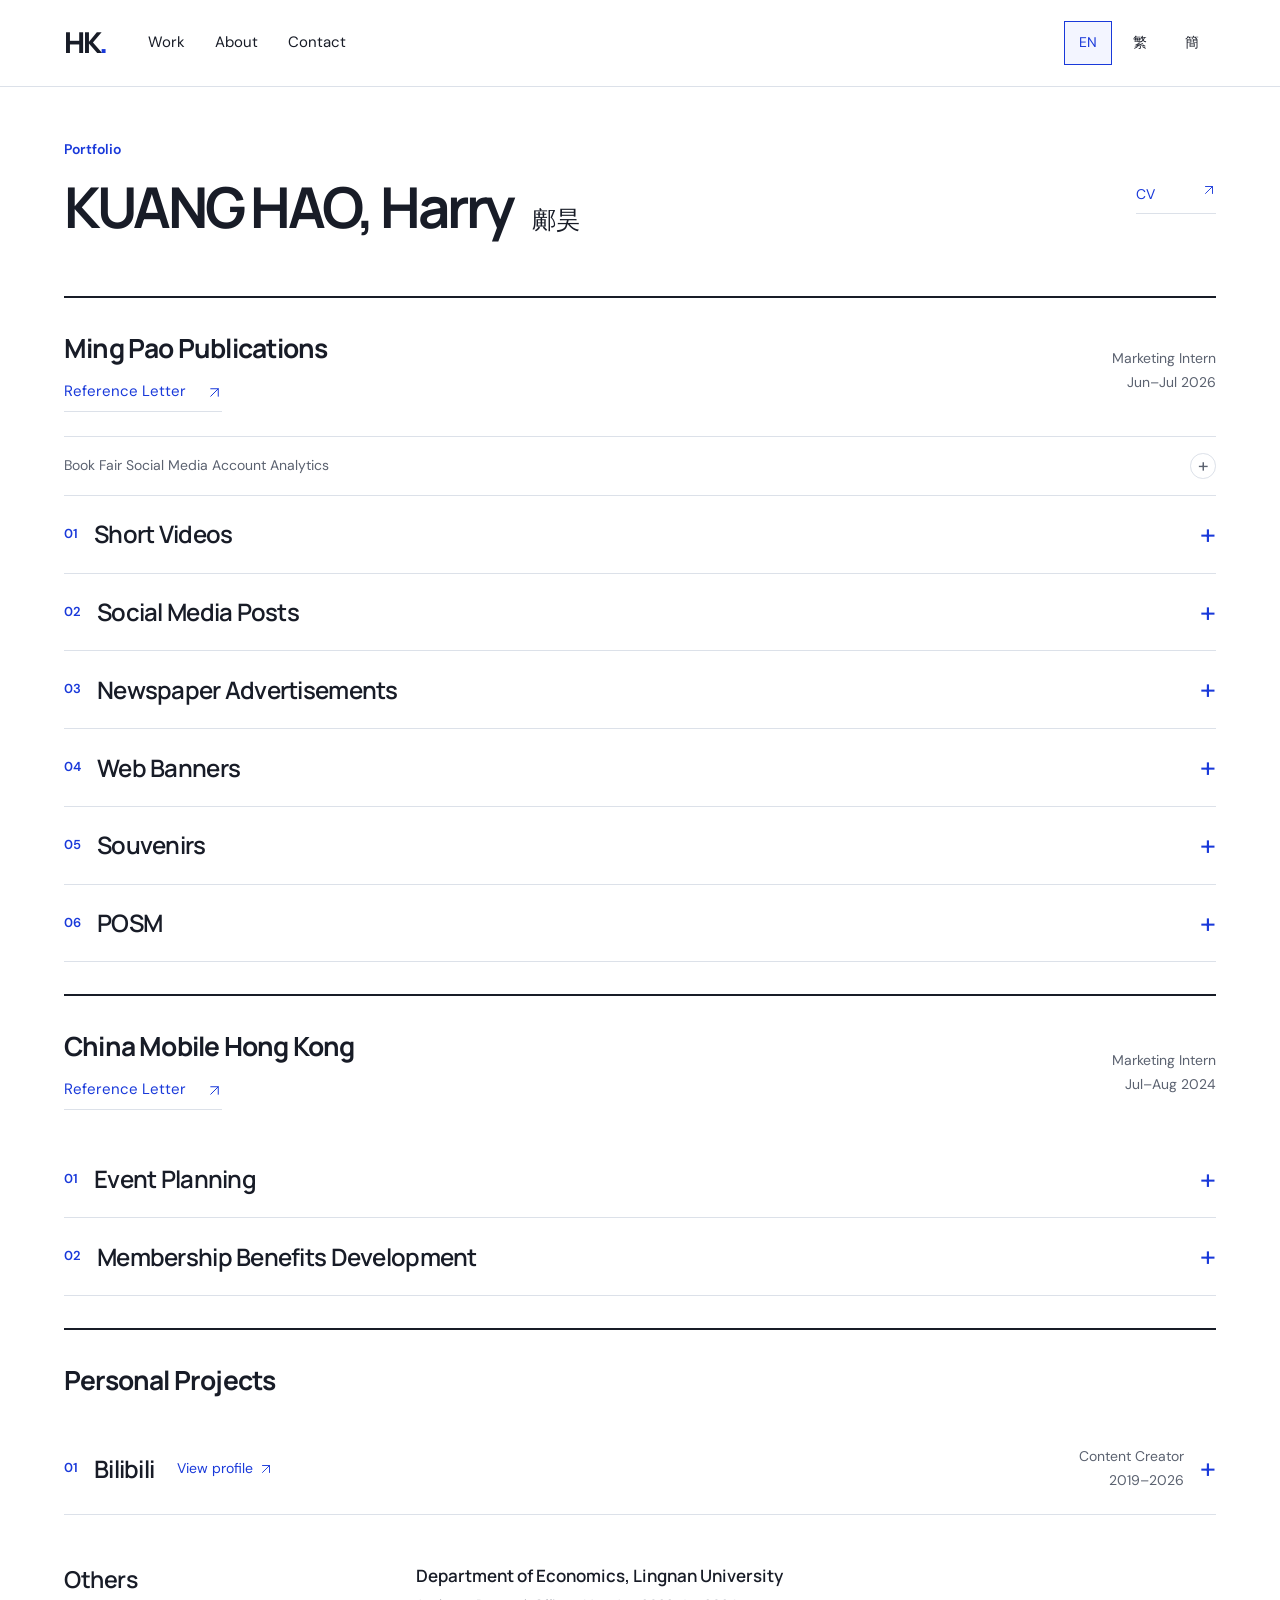
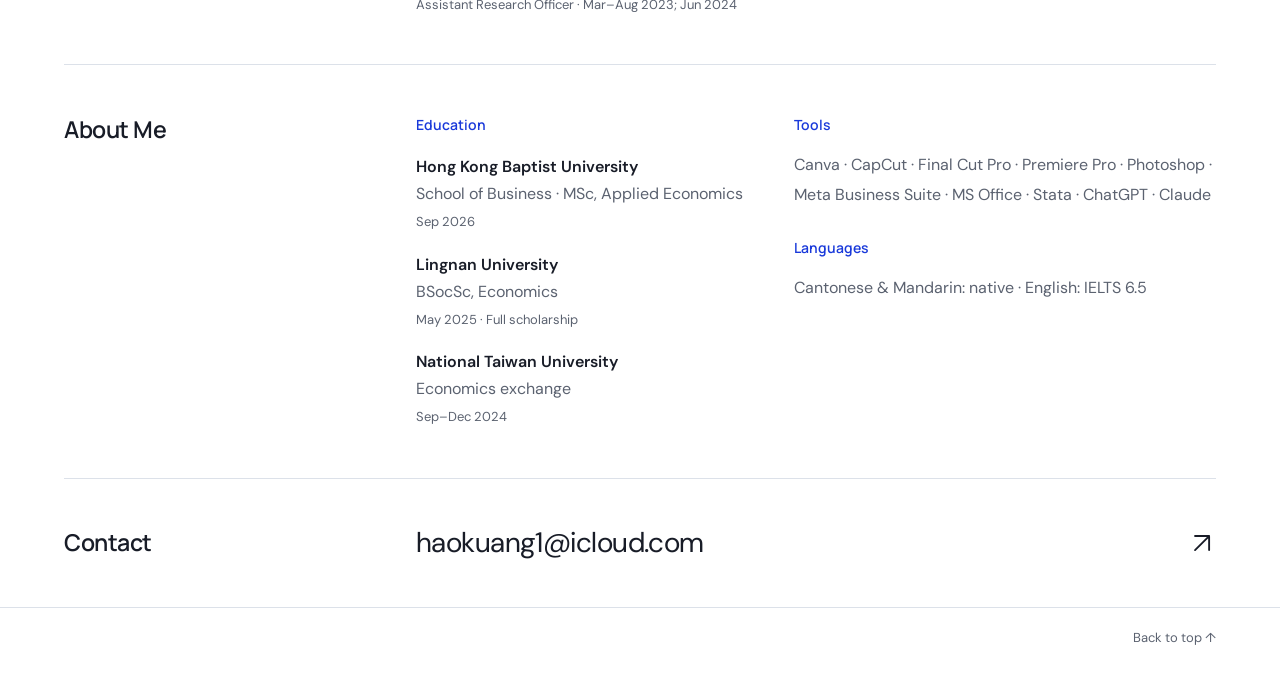
<file: index.html>
<!doctype html><html lang="en"><head><meta charset="utf-8"><meta name="viewport" content="width=device-width,initial-scale=1"><title>KUANG HAO, Harry | Portfolio</title><meta name="description" content="Harry Kuang’s portfolio: short videos, social media posts, newspaper advertising, web banners and promotional merchandise coordination at Ming Pao Publications."><meta name="robots" content="noindex,nofollow"><meta name="theme-color" content="#1939da"><link rel="icon" href="assets/favicon.svg" type="image/svg+xml"><link rel="stylesheet" href="styles.css"><script src="site.js" defer></script></head><body><a class="skip-link" href="#main">Skip to content</a>
<header class="site-header"><a class="wordmark" href="" aria-label="KUANG HAO, Harry">HK<span>.</span></a><nav aria-label="Main navigation"><a href="#work">Work</a><a href="#about">About</a><a href="#contact">Contact</a></nav><nav class="languages" aria-label="Language"><a href="" lang="en" hreflang="en" data-language-link aria-current="page">EN</a><a href="zh-hant/index.html" lang="zh-Hant" hreflang="zh-Hant" data-language-link >繁</a><a href="zh-hans/index.html" lang="zh-Hans" hreflang="zh-Hans" data-language-link >簡</a></nav></header>
<main id="main"><section class="intro"><div><p class="eyebrow">Portfolio</p><h1>KUANG HAO, Harry<span>鄺昊</span></h1></div><div class="document-links"><a href="assets/harry-kuang-cv.pdf" target="_blank" rel="noopener">CV <svg class="external-icon" width="16" height="16" viewBox="0 0 24 24" fill="none" stroke="currentColor" stroke-width="1.6" stroke-linecap="round" stroke-linejoin="round" aria-hidden="true" focusable="false"><path d="M6 18 18 6M6 6h12v12"/></svg></a></div></section>
<section id="work" class="selected-work"><div class="project-heading"><div><h2>Ming Pao Publications</h2><div class="employer-links"><a class="recommendation-link" href="assets/harry-kuang-recommendation.pdf" target="_blank" rel="noopener">Reference Letter <svg class="external-icon" width="16" height="16" viewBox="0 0 24 24" fill="none" stroke="currentColor" stroke-width="1.6" stroke-linecap="round" stroke-linejoin="round" aria-hidden="true" focusable="false"><path d="M6 18 18 6M6 6h12v12"/></svg></a></div></div><p class="project-meta">Marketing Intern<span>Jun–Jul 2026</span></p></div>
<details class="account-analytics"><summary class="analytics-toggle">Book Fair Social Media Account Analytics <span aria-hidden="true">+</span></summary><div class="analytics-gallery"><figure class="work-image "><a href="assets/video-evidence-5.png" target="_blank" rel="noopener" aria-label="Instagram Analytics · 15–21 Jul 2026 · Full image opens in a new tab"><img srcset="assets/previews/video-evidence-5-480.webp 480w, assets/previews/video-evidence-5-960.webp 960w, assets/previews/video-evidence-5-1440.webp 1440w" sizes="auto, (max-width: 700px) 88vw, (max-width: 1320px) 90vw, 1188px" src="assets/previews/video-evidence-5-960.webp" alt="Instagram Analytics · 15–21 Jul 2026" width="2544" height="1796" loading="lazy" decoding="async"></a><figcaption><span>Instagram Analytics · 15–21 Jul 2026</span><a href="assets/video-evidence-5.png" target="_blank" rel="noopener">View full image <svg class="external-icon" width="16" height="16" viewBox="0 0 24 24" fill="none" stroke="currentColor" stroke-width="1.6" stroke-linecap="round" stroke-linejoin="round" aria-hidden="true" focusable="false"><path d="M6 18 18 6M6 6h12v12"/></svg></a></figcaption></figure><figure class="work-image "><a href="assets/video-evidence-6.png" target="_blank" rel="noopener" aria-label="Facebook Analytics · 15–21 Jul 2026 · Full image opens in a new tab"><img srcset="assets/previews/video-evidence-6-480.webp 480w, assets/previews/video-evidence-6-960.webp 960w, assets/previews/video-evidence-6-1440.webp 1440w" sizes="auto, (max-width: 700px) 88vw, (max-width: 1320px) 90vw, 1188px" src="assets/previews/video-evidence-6-960.webp" alt="Facebook Analytics · 15–21 Jul 2026" width="2520" height="1800" loading="lazy" decoding="async"></a><figcaption><span>Facebook Analytics · 15–21 Jul 2026</span><a href="assets/video-evidence-6.png" target="_blank" rel="noopener">View full image <svg class="external-icon" width="16" height="16" viewBox="0 0 24 24" fill="none" stroke="currentColor" stroke-width="1.6" stroke-linecap="round" stroke-linejoin="round" aria-hidden="true" focusable="false"><path d="M6 18 18 6M6 6h12v12"/></svg></a></figcaption></figure></div></details>
<details id="videos" class="work-section"><summary class="work-toggle"><span class="work-heading-title"><span class="section-number">01</span><h3>Short Videos</h3></span><span class="toggle-mark" aria-hidden="true">+</span></summary><div class="work-body"><p class="work-role"><span class="role-label">My role</span>Scriptwriting and on-camera performance; editing with CapCut and Final Cut Pro, and publishing through Meta Business Suite. Each Book Fair short took approximately 30 minutes from filming to publishing.</p><div class="media-grid featured-grid"><article class="media-card featured-card"><div class="media-heading"><span class="media-type">REELS / 01</span><span class="instagram-label">Instagram</span></div><h4>POV:當老細叫我宣傳明報出版社攤位</h4><details open class="instagram-preview" data-media-url="https://www.instagram.com/p/Day_UALFGON/" data-preview-title="POV:當老細叫我宣傳明報出版社攤位 · Instagram"><summary>Load Instagram preview <span aria-hidden="true">+</span></summary><div class="embed-slot"></div><p class="preview-help">Preview unavailable? Open the original on Instagram.</p></details><a class="media-link" href="https://www.instagram.com/p/Day_UALFGON/" target="_blank" rel="noopener">Watch on Instagram <svg class="external-icon" width="16" height="16" viewBox="0 0 24 24" fill="none" stroke="currentColor" stroke-width="1.6" stroke-linecap="round" stroke-linejoin="round" aria-hidden="true" focusable="false"><path d="M6 18 18 6M6 6h12v12"/></svg></a></article><article class="media-card featured-card"><div class="media-heading"><span class="media-type">REELS / 02</span><span class="instagram-label">Instagram</span></div><h4>POV：當老細鍾意咗上鏡宣傳 EP2</h4><details open class="instagram-preview" data-media-url="https://www.instagram.com/reel/Da7lSFUlX2M/" data-preview-title="POV：當老細鍾意咗上鏡宣傳 EP2 · Instagram"><summary>Load Instagram preview <span aria-hidden="true">+</span></summary><div class="embed-slot"></div><p class="preview-help">Preview unavailable? Open the original on Instagram.</p></details><a class="media-link" href="https://www.instagram.com/reel/Da7lSFUlX2M/" target="_blank" rel="noopener">Watch on Instagram <svg class="external-icon" width="16" height="16" viewBox="0 0 24 24" fill="none" stroke="currentColor" stroke-width="1.6" stroke-linecap="round" stroke-linejoin="round" aria-hidden="true" focusable="false"><path d="M6 18 18 6M6 6h12v12"/></svg></a></article></div><details class="more-videos"><summary>More <span>04 <span aria-hidden="true">+</span></span></summary><div class="video-links"><a href="https://www.instagram.com/reel/Da1oa47iG-D/" target="_blank" rel="noopener"><span>老細鍾意咗上鏡宣傳</span><svg class="external-icon" width="16" height="16" viewBox="0 0 24 24" fill="none" stroke="currentColor" stroke-width="1.6" stroke-linecap="round" stroke-linejoin="round" aria-hidden="true" focusable="false"><path d="M6 18 18 6M6 6h12v12"/></svg></a><a href="https://www.instagram.com/reel/Da-CCahTH-Q/" target="_blank" rel="noopener"><span>老細鍾意咗上鏡宣傳 EP3</span><svg class="external-icon" width="16" height="16" viewBox="0 0 24 24" fill="none" stroke="currentColor" stroke-width="1.6" stroke-linecap="round" stroke-linejoin="round" aria-hidden="true" focusable="false"><path d="M6 18 18 6M6 6h12v12"/></svg></a><a href="https://www.instagram.com/reel/DbCXE8LDy8h/" target="_blank" rel="noopener"><span>書展最後一日</span><svg class="external-icon" width="16" height="16" viewBox="0 0 24 24" fill="none" stroke="currentColor" stroke-width="1.6" stroke-linecap="round" stroke-linejoin="round" aria-hidden="true" focusable="false"><path d="M6 18 18 6M6 6h12v12"/></svg></a><a href="https://www.instagram.com/reel/Da_2AyOidZS/" target="_blank" rel="noopener"><span>書展Day6:明報攤位歡迎你</span><svg class="external-icon" width="16" height="16" viewBox="0 0 24 24" fill="none" stroke="currentColor" stroke-width="1.6" stroke-linecap="round" stroke-linejoin="round" aria-hidden="true" focusable="false"><path d="M6 18 18 6M6 6h12v12"/></svg></a></div></details><details class="more-videos evidence"><summary>Project Screenshots <span aria-hidden="true">+</span></summary><div class="evidence-gallery"><figure class="work-image "><a href="assets/video-evidence-1.png" target="_blank" rel="noopener" aria-label="Editing Project · 01 · Full image opens in a new tab"><img srcset="assets/previews/video-evidence-1-480.webp 480w, assets/previews/video-evidence-1-960.webp 960w, assets/previews/video-evidence-1-1440.webp 1440w" sizes="auto, (max-width: 700px) 88vw, (max-width: 1320px) 90vw, 1188px" src="assets/previews/video-evidence-1-960.webp" alt="Editing Project · 01" width="3184" height="1986" loading="lazy" decoding="async"></a><figcaption><span>Editing Project · 01</span><a href="assets/video-evidence-1.png" target="_blank" rel="noopener">View full image <svg class="external-icon" width="16" height="16" viewBox="0 0 24 24" fill="none" stroke="currentColor" stroke-width="1.6" stroke-linecap="round" stroke-linejoin="round" aria-hidden="true" focusable="false"><path d="M6 18 18 6M6 6h12v12"/></svg></a></figcaption></figure><figure class="work-image "><a href="assets/video-evidence-2.png" target="_blank" rel="noopener" aria-label="Editing Project · 02 · Full image opens in a new tab"><img srcset="assets/previews/video-evidence-2-480.webp 480w, assets/previews/video-evidence-2-960.webp 960w, assets/previews/video-evidence-2-1440.webp 1440w" sizes="auto, (max-width: 700px) 88vw, (max-width: 1320px) 90vw, 1188px" src="assets/previews/video-evidence-2-960.webp" alt="Editing Project · 02" width="3178" height="1992" loading="lazy" decoding="async"></a><figcaption><span>Editing Project · 02</span><a href="assets/video-evidence-2.png" target="_blank" rel="noopener">View full image <svg class="external-icon" width="16" height="16" viewBox="0 0 24 24" fill="none" stroke="currentColor" stroke-width="1.6" stroke-linecap="round" stroke-linejoin="round" aria-hidden="true" focusable="false"><path d="M6 18 18 6M6 6h12v12"/></svg></a></figcaption></figure><figure class="work-image "><a href="assets/video-evidence-3.png" target="_blank" rel="noopener" aria-label="Editing Project · 03 · Full image opens in a new tab"><img srcset="assets/previews/video-evidence-3-480.webp 480w, assets/previews/video-evidence-3-960.webp 960w, assets/previews/video-evidence-3-1440.webp 1440w" sizes="auto, (max-width: 700px) 88vw, (max-width: 1320px) 90vw, 1188px" src="assets/previews/video-evidence-3-960.webp" alt="Editing Project · 03" width="3194" height="2008" loading="lazy" decoding="async"></a><figcaption><span>Editing Project · 03</span><a href="assets/video-evidence-3.png" target="_blank" rel="noopener">View full image <svg class="external-icon" width="16" height="16" viewBox="0 0 24 24" fill="none" stroke="currentColor" stroke-width="1.6" stroke-linecap="round" stroke-linejoin="round" aria-hidden="true" focusable="false"><path d="M6 18 18 6M6 6h12v12"/></svg></a></figcaption></figure><figure class="work-image "><a href="assets/video-evidence-4.png" target="_blank" rel="noopener" aria-label="Editing Project · 04 · Full image opens in a new tab"><img srcset="assets/previews/video-evidence-4-480.webp 480w, assets/previews/video-evidence-4-960.webp 960w, assets/previews/video-evidence-4-1440.webp 1440w" sizes="auto, (max-width: 700px) 88vw, (max-width: 1320px) 90vw, 1188px" src="assets/previews/video-evidence-4-960.webp" alt="Editing Project · 04" width="3248" height="2006" loading="lazy" decoding="async"></a><figcaption><span>Editing Project · 04</span><a href="assets/video-evidence-4.png" target="_blank" rel="noopener">View full image <svg class="external-icon" width="16" height="16" viewBox="0 0 24 24" fill="none" stroke="currentColor" stroke-width="1.6" stroke-linecap="round" stroke-linejoin="round" aria-hidden="true" focusable="false"><path d="M6 18 18 6M6 6h12v12"/></svg></a></figcaption></figure></div></details></div></details>
<details id="social" class="work-section"><summary class="work-toggle"><span class="work-heading-title"><span class="section-number">02</span><h3>Social Media Posts</h3></span><span class="toggle-mark" aria-hidden="true">+</span></summary><div class="work-body"><p class="work-role"><span class="role-label">My role</span>Canva design, copywriting, scheduling and publishing through Meta Business Suite.</p><div class="media-grid post-grid"><article class="media-card "><div class="media-heading"><span class="media-type">POST / 01</span><span class="instagram-label">Instagram</span></div><h4>2026 Hong Kong Book Fair Promotion</h4><details open class="instagram-preview" data-media-url="https://www.instagram.com/p/DanMdPYDUCZ/" data-preview-title="2026 Hong Kong Book Fair Promotion · Instagram"><summary>Load Instagram preview <span aria-hidden="true">+</span></summary><div class="embed-slot"></div><p class="preview-help">Preview unavailable? Open the original on Instagram.</p></details><a class="media-link" href="https://www.instagram.com/p/DanMdPYDUCZ/" target="_blank" rel="noopener">View on Instagram <svg class="external-icon" width="16" height="16" viewBox="0 0 24 24" fill="none" stroke="currentColor" stroke-width="1.6" stroke-linecap="round" stroke-linejoin="round" aria-hidden="true" focusable="false"><path d="M6 18 18 6M6 6h12v12"/></svg></a></article><article class="media-card "><div class="media-heading"><span class="media-type">POST / 02</span><span class="instagram-label">Instagram</span></div><h4>New Book Promotion: 《原振俠系列少年版07》</h4><details open class="instagram-preview" data-media-url="https://www.instagram.com/p/DaSpjcfjydP/" data-preview-title="New Book Promotion: 《原振俠系列少年版07》 · Instagram"><summary>Load Instagram preview <span aria-hidden="true">+</span></summary><div class="embed-slot"></div><p class="preview-help">Preview unavailable? Open the original on Instagram.</p></details><a class="media-link" href="https://www.instagram.com/p/DaSpjcfjydP/" target="_blank" rel="noopener">View on Instagram <svg class="external-icon" width="16" height="16" viewBox="0 0 24 24" fill="none" stroke="currentColor" stroke-width="1.6" stroke-linecap="round" stroke-linejoin="round" aria-hidden="true" focusable="false"><path d="M6 18 18 6M6 6h12v12"/></svg></a></article><article class="media-card "><div class="media-heading"><span class="media-type">POST / 03</span><span class="instagram-label">Instagram</span></div><h4>New Book Promotion: 《迪迪的Diary4 浪漫一場》</h4><details open class="instagram-preview" data-media-url="https://www.instagram.com/p/DaVOgICCC4B/" data-preview-title="New Book Promotion: 《迪迪的Diary4 浪漫一場》 · Instagram"><summary>Load Instagram preview <span aria-hidden="true">+</span></summary><div class="embed-slot"></div><p class="preview-help">Preview unavailable? Open the original on Instagram.</p></details><a class="media-link" href="https://www.instagram.com/p/DaVOgICCC4B/" target="_blank" rel="noopener">View on Instagram <svg class="external-icon" width="16" height="16" viewBox="0 0 24 24" fill="none" stroke="currentColor" stroke-width="1.6" stroke-linecap="round" stroke-linejoin="round" aria-hidden="true" focusable="false"><path d="M6 18 18 6M6 6h12v12"/></svg></a></article><article class="media-card "><div class="media-heading"><span class="media-type">POST / 04</span><span class="instagram-label">Instagram</span></div><h4>New Book Promotion: 《醫言有理》</h4><details open class="instagram-preview" data-media-url="https://www.instagram.com/p/DaaRFUDjQ9M/" data-preview-title="New Book Promotion: 《醫言有理》 · Instagram"><summary>Load Instagram preview <span aria-hidden="true">+</span></summary><div class="embed-slot"></div><p class="preview-help">Preview unavailable? Open the original on Instagram.</p></details><a class="media-link" href="https://www.instagram.com/p/DaaRFUDjQ9M/" target="_blank" rel="noopener">View on Instagram <svg class="external-icon" width="16" height="16" viewBox="0 0 24 24" fill="none" stroke="currentColor" stroke-width="1.6" stroke-linecap="round" stroke-linejoin="round" aria-hidden="true" focusable="false"><path d="M6 18 18 6M6 6h12v12"/></svg></a></article><article class="media-card "><div class="media-heading"><span class="media-type">POST / 05</span><span class="instagram-label">Facebook</span></div><h4>Cultural Talk Promotion 1</h4><figure class="work-image "><a href="assets/facebook-cultural-talk.jpg" target="_blank" rel="noopener" aria-label="Cultural Talk Promotion 1 · Full image opens in a new tab"><img srcset="assets/previews/facebook-cultural-talk-480.webp 480w, assets/previews/facebook-cultural-talk-960.webp 960w, assets/previews/facebook-cultural-talk-1179.webp 1179w" sizes="auto, (max-width: 700px) 88vw, (max-width: 1320px) 90vw, 1188px" src="assets/previews/facebook-cultural-talk-960.webp" alt="Cultural Talk Promotion 1" width="1179" height="2157" loading="lazy" decoding="async"></a><figcaption><span>Cultural Talk Promotion 1</span><a href="assets/facebook-cultural-talk.jpg" target="_blank" rel="noopener">View full image <svg class="external-icon" width="16" height="16" viewBox="0 0 24 24" fill="none" stroke="currentColor" stroke-width="1.6" stroke-linecap="round" stroke-linejoin="round" aria-hidden="true" focusable="false"><path d="M6 18 18 6M6 6h12v12"/></svg></a></figcaption></figure><a class="media-link" href="https://www.facebook.com/share/p/1K368RgWjb/" target="_blank" rel="noopener">View on Facebook <svg class="external-icon" width="16" height="16" viewBox="0 0 24 24" fill="none" stroke="currentColor" stroke-width="1.6" stroke-linecap="round" stroke-linejoin="round" aria-hidden="true" focusable="false"><path d="M6 18 18 6M6 6h12v12"/></svg></a></article></div></div></details>
<details id="print" class="work-section"><summary class="work-toggle"><span class="work-heading-title"><span class="section-number">03</span><h3>Newspaper Advertisements</h3></span><span class="toggle-mark" aria-hidden="true">+</span></summary><div class="work-body"><p class="work-role"><span class="role-label">My role</span>Copywriting, layout and advertising-date scheduling.</p><div class="print-grid"><figure class="work-image "><a href="assets/newspaper-cuson.jpg" target="_blank" rel="noopener" aria-label="《怪叔叔の網絡散步道》 · Full image opens in a new tab"><img srcset="assets/previews/newspaper-cuson-480.webp 480w, assets/previews/newspaper-cuson-960.webp 960w, assets/previews/newspaper-cuson-1279.webp 1279w" sizes="auto, (max-width: 700px) 88vw, (max-width: 1320px) 90vw, 1188px" src="assets/previews/newspaper-cuson-960.webp" alt="《怪叔叔の網絡散步道》" width="1279" height="2045" loading="lazy" decoding="async"></a><figcaption><span>《怪叔叔の網絡散步道》</span><a href="assets/newspaper-cuson.jpg" target="_blank" rel="noopener">View full image <svg class="external-icon" width="16" height="16" viewBox="0 0 24 24" fill="none" stroke="currentColor" stroke-width="1.6" stroke-linecap="round" stroke-linejoin="round" aria-hidden="true" focusable="false"><path d="M6 18 18 6M6 6h12v12"/></svg></a></figcaption></figure><figure class="work-image "><a href="assets/newspaper-romance.jpg" target="_blank" rel="noopener" aria-label="《迪迪的Diary4 浪漫一場》 · Full image opens in a new tab"><img srcset="assets/previews/newspaper-romance-480.webp 480w, assets/previews/newspaper-romance-960.webp 960w, assets/previews/newspaper-romance-1279.webp 1279w" sizes="auto, (max-width: 700px) 88vw, (max-width: 1320px) 90vw, 1188px" src="assets/previews/newspaper-romance-960.webp" alt="《迪迪的Diary4 浪漫一場》" width="1279" height="2040" loading="lazy" decoding="async"></a><figcaption><span>《迪迪的Diary4 浪漫一場》</span><a href="assets/newspaper-romance.jpg" target="_blank" rel="noopener">View full image <svg class="external-icon" width="16" height="16" viewBox="0 0 24 24" fill="none" stroke="currentColor" stroke-width="1.6" stroke-linecap="round" stroke-linejoin="round" aria-hidden="true" focusable="false"><path d="M6 18 18 6M6 6h12v12"/></svg></a></figcaption></figure><figure class="work-image "><a href="assets/newspaper-medical.jpg" target="_blank" rel="noopener" aria-label="《醫言有理》 · Full image opens in a new tab"><img srcset="assets/previews/newspaper-medical-480.webp 480w, assets/previews/newspaper-medical-960.webp 960w, assets/previews/newspaper-medical-1279.webp 1279w" sizes="auto, (max-width: 700px) 88vw, (max-width: 1320px) 90vw, 1188px" src="assets/previews/newspaper-medical-960.webp" alt="《醫言有理》" width="1279" height="2029" loading="lazy" decoding="async"></a><figcaption><span>《醫言有理》</span><a href="assets/newspaper-medical.jpg" target="_blank" rel="noopener">View full image <svg class="external-icon" width="16" height="16" viewBox="0 0 24 24" fill="none" stroke="currentColor" stroke-width="1.6" stroke-linecap="round" stroke-linejoin="round" aria-hidden="true" focusable="false"><path d="M6 18 18 6M6 6h12v12"/></svg></a></figcaption></figure></div></div></details>
<details id="banners" class="work-section"><summary class="work-toggle"><span class="work-heading-title"><span class="section-number">04</span><h3>Web Banners</h3></span><span class="toggle-mark" aria-hidden="true">+</span></summary><div class="work-body"><p class="work-role"><span class="role-label">My role</span>Banner design in Canva.</p><div class="banner-gallery"><figure class="work-image "><a href="assets/banner-book-fair.png" target="_blank" rel="noopener" aria-label="Hong Kong Book Fair 2026 · Full image opens in a new tab"><img srcset="assets/previews/banner-book-fair-480.webp 480w, assets/previews/banner-book-fair-960.webp 960w, assets/previews/banner-book-fair-1440.webp 1440w" sizes="auto, (max-width: 700px) 88vw, (max-width: 1320px) 90vw, 1188px" src="assets/previews/banner-book-fair-960.webp" alt="Hong Kong Book Fair 2026" width="3024" height="846" loading="lazy" decoding="async"></a><figcaption><span>Hong Kong Book Fair 2026</span><a href="assets/banner-book-fair.png" target="_blank" rel="noopener">View full image <svg class="external-icon" width="16" height="16" viewBox="0 0 24 24" fill="none" stroke="currentColor" stroke-width="1.6" stroke-linecap="round" stroke-linejoin="round" aria-hidden="true" focusable="false"><path d="M6 18 18 6M6 6h12v12"/></svg></a></figcaption></figure><figure class="work-image "><a href="assets/banner-yuen.png" target="_blank" rel="noopener" aria-label="《原振俠少年版》 · Full image opens in a new tab"><img srcset="assets/previews/banner-yuen-480.webp 480w, assets/previews/banner-yuen-960.webp 960w, assets/previews/banner-yuen-1440.webp 1440w" sizes="auto, (max-width: 700px) 88vw, (max-width: 1320px) 90vw, 1188px" src="assets/previews/banner-yuen-960.webp" alt="《原振俠少年版》" width="3076" height="900" loading="lazy" decoding="async"></a><figcaption><span>《原振俠少年版》</span><a href="assets/banner-yuen.png" target="_blank" rel="noopener">View full image <svg class="external-icon" width="16" height="16" viewBox="0 0 24 24" fill="none" stroke="currentColor" stroke-width="1.6" stroke-linecap="round" stroke-linejoin="round" aria-hidden="true" focusable="false"><path d="M6 18 18 6M6 6h12v12"/></svg></a></figcaption></figure><figure class="work-image "><a href="assets/banner-cinema.png" target="_blank" rel="noopener" aria-label="《光影裏的永恆回憶》 Series · Full image opens in a new tab"><img srcset="assets/previews/banner-cinema-480.webp 480w, assets/previews/banner-cinema-960.webp 960w, assets/previews/banner-cinema-1440.webp 1440w" sizes="auto, (max-width: 700px) 88vw, (max-width: 1320px) 90vw, 1188px" src="assets/previews/banner-cinema-960.webp" alt="《光影裏的永恆回憶》 Series" width="3050" height="858" loading="lazy" decoding="async"></a><figcaption><span>《光影裏的永恆回憶》 Series</span><a href="assets/banner-cinema.png" target="_blank" rel="noopener">View full image <svg class="external-icon" width="16" height="16" viewBox="0 0 24 24" fill="none" stroke="currentColor" stroke-width="1.6" stroke-linecap="round" stroke-linejoin="round" aria-hidden="true" focusable="false"><path d="M6 18 18 6M6 6h12v12"/></svg></a></figcaption></figure><figure class="work-image "><a href="assets/banner-wisely.png" target="_blank" rel="noopener" aria-label="《衛斯理少年版》 Series Promotion · Full image opens in a new tab"><img srcset="assets/previews/banner-wisely-480.webp 480w, assets/previews/banner-wisely-960.webp 960w, assets/previews/banner-wisely-1440.webp 1440w" sizes="auto, (max-width: 700px) 88vw, (max-width: 1320px) 90vw, 1188px" src="assets/previews/banner-wisely-960.webp" alt="《衛斯理少年版》 Series Promotion" width="3042" height="890" loading="lazy" decoding="async"></a><figcaption><span>《衛斯理少年版》 Series Promotion</span><a href="assets/banner-wisely.png" target="_blank" rel="noopener">View full image <svg class="external-icon" width="16" height="16" viewBox="0 0 24 24" fill="none" stroke="currentColor" stroke-width="1.6" stroke-linecap="round" stroke-linejoin="round" aria-hidden="true" focusable="false"><path d="M6 18 18 6M6 6h12v12"/></svg></a></figcaption></figure></div></div></details>
<details id="merchandise" class="work-section"><summary class="work-toggle"><span class="work-heading-title"><span class="section-number">05</span><h3>Souvenirs</h3></span><span class="toggle-mark" aria-hidden="true">+</span></summary><div class="work-body"><p class="work-role"><span class="role-label">My role</span>Participated in product-category discussions and ordering.</p><div class="merch-grid"><figure class="work-image folder-photo"><a href="assets/promotional-folders.jpg" target="_blank" rel="noopener" aria-label="Folders · Full image opens in a new tab"><img srcset="assets/previews/promotional-folders-480.webp 480w, assets/previews/promotional-folders-960.webp 960w, assets/previews/promotional-folders-1440.webp 1440w" sizes="auto, (max-width: 700px) 88vw, (max-width: 1320px) 90vw, 1188px" src="assets/previews/promotional-folders-960.webp" alt="Folders" width="4284" height="3904" loading="lazy" decoding="async"></a><figcaption><span>Folders</span><a href="assets/promotional-folders.jpg" target="_blank" rel="noopener">View full image <svg class="external-icon" width="16" height="16" viewBox="0 0 24 24" fill="none" stroke="currentColor" stroke-width="1.6" stroke-linecap="round" stroke-linejoin="round" aria-hidden="true" focusable="false"><path d="M6 18 18 6M6 6h12v12"/></svg></a></figcaption></figure><div class="worksheet-gallery"><figure class="work-image "><a href="assets/order-sheet-01.jpg" target="_blank" rel="noopener" aria-label="Ordering Worksheet · 01 · Full image opens in a new tab"><img srcset="assets/previews/order-sheet-01-480.webp 480w, assets/previews/order-sheet-01-960.webp 960w, assets/previews/order-sheet-01-1440.webp 1440w" sizes="auto, (max-width: 700px) 88vw, (max-width: 1320px) 90vw, 1188px" src="assets/previews/order-sheet-01-960.webp" alt="Ordering Worksheet · 01" width="2262" height="1294" loading="lazy" decoding="async"></a><figcaption><span>Ordering Worksheet · 01</span><a href="assets/order-sheet-01.jpg" target="_blank" rel="noopener">View full image <svg class="external-icon" width="16" height="16" viewBox="0 0 24 24" fill="none" stroke="currentColor" stroke-width="1.6" stroke-linecap="round" stroke-linejoin="round" aria-hidden="true" focusable="false"><path d="M6 18 18 6M6 6h12v12"/></svg></a></figcaption></figure><figure class="work-image "><a href="assets/order-sheet-02.jpg" target="_blank" rel="noopener" aria-label="Ordering Worksheet · 02 · Full image opens in a new tab"><img srcset="assets/previews/order-sheet-02-480.webp 480w, assets/previews/order-sheet-02-960.webp 960w, assets/previews/order-sheet-02-1440.webp 1440w" sizes="auto, (max-width: 700px) 88vw, (max-width: 1320px) 90vw, 1188px" src="assets/previews/order-sheet-02-960.webp" alt="Ordering Worksheet · 02" width="2268" height="1420" loading="lazy" decoding="async"></a><figcaption><span>Ordering Worksheet · 02</span><a href="assets/order-sheet-02.jpg" target="_blank" rel="noopener">View full image <svg class="external-icon" width="16" height="16" viewBox="0 0 24 24" fill="none" stroke="currentColor" stroke-width="1.6" stroke-linecap="round" stroke-linejoin="round" aria-hidden="true" focusable="false"><path d="M6 18 18 6M6 6h12v12"/></svg></a></figcaption></figure></div></div></div></details><details id="posm" class="work-section"><summary class="work-toggle"><span class="work-heading-title"><span class="section-number">06</span><h3>POSM</h3></span><span class="toggle-mark" aria-hidden="true">+</span></summary><div class="work-body"><p class="work-role"><span class="role-label">My role</span>Creative concept development, copywriting and initial layout sketches.</p><div class="posm-gallery"><figure class="work-image "><a href="assets/posm-display-board.jpg" target="_blank" rel="noopener" aria-label="Display Board · Full image opens in a new tab"><img srcset="assets/previews/posm-display-board-480.webp 480w, assets/previews/posm-display-board-960.webp 960w, assets/previews/posm-display-board-1440.webp 1440w" sizes="auto, (max-width: 700px) 88vw, (max-width: 1320px) 90vw, 1188px" src="assets/previews/posm-display-board-960.webp" alt="Display Board" width="1453" height="1279" loading="lazy" decoding="async"></a><figcaption><span>Display Board</span><a href="assets/posm-display-board.jpg" target="_blank" rel="noopener">View full image <svg class="external-icon" width="16" height="16" viewBox="0 0 24 24" fill="none" stroke="currentColor" stroke-width="1.6" stroke-linecap="round" stroke-linejoin="round" aria-hidden="true" focusable="false"><path d="M6 18 18 6M6 6h12v12"/></svg></a></figcaption></figure><figure class="work-image "><a href="assets/posm-overhead-banner.jpg" target="_blank" rel="noopener" aria-label="Overhead Banner · Full image opens in a new tab"><img srcset="assets/previews/posm-overhead-banner-480.webp 480w, assets/previews/posm-overhead-banner-960.webp 960w, assets/previews/posm-overhead-banner-1440.webp 1440w" sizes="auto, (max-width: 700px) 88vw, (max-width: 1320px) 90vw, 1188px" src="assets/previews/posm-overhead-banner-960.webp" alt="Overhead Banner" width="2542" height="1279" loading="lazy" decoding="async"></a><figcaption><span>Overhead Banner</span><a href="assets/posm-overhead-banner.jpg" target="_blank" rel="noopener">View full image <svg class="external-icon" width="16" height="16" viewBox="0 0 24 24" fill="none" stroke="currentColor" stroke-width="1.6" stroke-linecap="round" stroke-linejoin="round" aria-hidden="true" focusable="false"><path d="M6 18 18 6M6 6h12v12"/></svg></a></figcaption></figure><figure class="work-image "><a href="assets/posm-information-board.jpg" target="_blank" rel="noopener" aria-label="Information Board · Full image opens in a new tab"><img srcset="assets/previews/posm-information-board-480.webp 480w, assets/previews/posm-information-board-960.webp 960w, assets/previews/posm-information-board-1279.webp 1279w" sizes="auto, (max-width: 700px) 88vw, (max-width: 1320px) 90vw, 1188px" src="assets/previews/posm-information-board-960.webp" alt="Information Board" width="1279" height="1416" loading="lazy" decoding="async"></a><figcaption><span>Information Board</span><a href="assets/posm-information-board.jpg" target="_blank" rel="noopener">View full image <svg class="external-icon" width="16" height="16" viewBox="0 0 24 24" fill="none" stroke="currentColor" stroke-width="1.6" stroke-linecap="round" stroke-linejoin="round" aria-hidden="true" focusable="false"><path d="M6 18 18 6M6 6h12v12"/></svg></a></figcaption></figure><figure class="work-image "><a href="assets/posm-book-display.jpg" target="_blank" rel="noopener" aria-label="Book Display · Full image opens in a new tab"><img srcset="assets/previews/posm-book-display-480.webp 480w, assets/previews/posm-book-display-960.webp 960w, assets/previews/posm-book-display-1279.webp 1279w" sizes="auto, (max-width: 700px) 88vw, (max-width: 1320px) 90vw, 1188px" src="assets/previews/posm-book-display-960.webp" alt="Book Display" width="1279" height="1706" loading="lazy" decoding="async"></a><figcaption><span>Book Display</span><a href="assets/posm-book-display.jpg" target="_blank" rel="noopener">View full image <svg class="external-icon" width="16" height="16" viewBox="0 0 24 24" fill="none" stroke="currentColor" stroke-width="1.6" stroke-linecap="round" stroke-linejoin="round" aria-hidden="true" focusable="false"><path d="M6 18 18 6M6 6h12v12"/></svg></a></figcaption></figure><figure class="work-image "><a href="assets/posm-booth-signage.jpg" target="_blank" rel="noopener" aria-label="Booth Signage · Full image opens in a new tab"><img srcset="assets/previews/posm-booth-signage-480.webp 480w, assets/previews/posm-booth-signage-715.webp 715w" sizes="auto, (max-width: 700px) 88vw, (max-width: 1320px) 90vw, 1188px" src="assets/previews/posm-booth-signage-715.webp" alt="Booth Signage" width="715" height="1272" loading="lazy" decoding="async"></a><figcaption><span>Booth Signage</span><a href="assets/posm-booth-signage.jpg" target="_blank" rel="noopener">View full image <svg class="external-icon" width="16" height="16" viewBox="0 0 24 24" fill="none" stroke="currentColor" stroke-width="1.6" stroke-linecap="round" stroke-linejoin="round" aria-hidden="true" focusable="false"><path d="M6 18 18 6M6 6h12v12"/></svg></a></figcaption></figure></div></div></details></section>
<section id="cmhk" class="selected-work employer-section"><div class="project-heading"><div><h2>China Mobile Hong Kong</h2><a class="recommendation-link" href="assets/harry-kuang-cmhk-recommendation.pdf" target="_blank" rel="noopener">Reference Letter <svg class="external-icon" width="16" height="16" viewBox="0 0 24 24" fill="none" stroke="currentColor" stroke-width="1.6" stroke-linecap="round" stroke-linejoin="round" aria-hidden="true" focusable="false"><path d="M6 18 18 6M6 6h12v12"/></svg></a></div><p class="project-meta">Marketing Intern<span>Jul–Aug 2024</span></p></div><details id="cmhk-events" class="work-section"><summary class="work-toggle"><span class="work-heading-title"><span class="section-number">01</span><h3>Event Planning</h3></span><span class="toggle-mark" aria-hidden="true">+</span></summary><div class="work-body"><p class="work-role"><span class="role-label">My role</span>Planned event programmes, prepared materials, invited guests, booked venues and supported event execution.</p><div class="posm-gallery"><figure class="work-image "><a href="assets/cmhk-event-1.jpg" target="_blank" rel="noopener" aria-label="Author Talk · Full image opens in a new tab"><img srcset="assets/previews/cmhk-event-1-480.webp 480w, assets/previews/cmhk-event-1-960.webp 960w, assets/previews/cmhk-event-1-1440.webp 1440w" sizes="auto, (max-width: 700px) 88vw, (max-width: 1320px) 90vw, 1188px" src="assets/previews/cmhk-event-1-960.webp" alt="Author Talk" width="6633" height="4422" loading="lazy" decoding="async"></a><figcaption><span>Author Talk</span><a href="assets/cmhk-event-1.jpg" target="_blank" rel="noopener">View full image <svg class="external-icon" width="16" height="16" viewBox="0 0 24 24" fill="none" stroke="currentColor" stroke-width="1.6" stroke-linecap="round" stroke-linejoin="round" aria-hidden="true" focusable="false"><path d="M6 18 18 6M6 6h12v12"/></svg></a></figcaption></figure><figure class="work-image "><a href="assets/cmhk-event-2.jpg" target="_blank" rel="noopener" aria-label="Member Event · Full image opens in a new tab"><img srcset="assets/previews/cmhk-event-2-480.webp 480w, assets/previews/cmhk-event-2-960.webp 960w, assets/previews/cmhk-event-2-1440.webp 1440w" sizes="auto, (max-width: 700px) 88vw, (max-width: 1320px) 90vw, 1188px" src="assets/previews/cmhk-event-2-960.webp" alt="Member Event" width="6720" height="4480" loading="lazy" decoding="async"></a><figcaption><span>Member Event</span><a href="assets/cmhk-event-2.jpg" target="_blank" rel="noopener">View full image <svg class="external-icon" width="16" height="16" viewBox="0 0 24 24" fill="none" stroke="currentColor" stroke-width="1.6" stroke-linecap="round" stroke-linejoin="round" aria-hidden="true" focusable="false"><path d="M6 18 18 6M6 6h12v12"/></svg></a></figcaption></figure><figure class="work-image "><a href="assets/cmhk-event-3.png" target="_blank" rel="noopener" aria-label="Samsung Experience Event · Full image opens in a new tab"><img srcset="assets/previews/cmhk-event-3-480.webp 480w, assets/previews/cmhk-event-3-800.webp 800w" sizes="auto, (max-width: 700px) 88vw, (max-width: 1320px) 90vw, 1188px" src="assets/previews/cmhk-event-3-800.webp" alt="Samsung Experience Event" width="800" height="1000" loading="lazy" decoding="async"></a><figcaption><span>Samsung Experience Event</span><a href="assets/cmhk-event-3.png" target="_blank" rel="noopener">View full image <svg class="external-icon" width="16" height="16" viewBox="0 0 24 24" fill="none" stroke="currentColor" stroke-width="1.6" stroke-linecap="round" stroke-linejoin="round" aria-hidden="true" focusable="false"><path d="M6 18 18 6M6 6h12v12"/></svg></a></figcaption></figure><figure class="work-image "><a href="assets/cmhk-event-4.png" target="_blank" rel="noopener" aria-label="Event Offer Materials · Full image opens in a new tab"><img srcset="assets/previews/cmhk-event-4-480.webp 480w, assets/previews/cmhk-event-4-960.webp 960w, assets/previews/cmhk-event-4-1440.webp 1440w" sizes="auto, (max-width: 700px) 88vw, (max-width: 1320px) 90vw, 1188px" src="assets/previews/cmhk-event-4-960.webp" alt="Event Offer Materials" width="2342" height="1318" loading="lazy" decoding="async"></a><figcaption><span>Event Offer Materials</span><a href="assets/cmhk-event-4.png" target="_blank" rel="noopener">View full image <svg class="external-icon" width="16" height="16" viewBox="0 0 24 24" fill="none" stroke="currentColor" stroke-width="1.6" stroke-linecap="round" stroke-linejoin="round" aria-hidden="true" focusable="false"><path d="M6 18 18 6M6 6h12v12"/></svg></a></figcaption></figure></div></div></details><details id="cmhk-benefits" class="work-section"><summary class="work-toggle"><span class="work-heading-title"><span class="section-number">02</span><h3>Membership Benefits Development</h3></span><span class="toggle-mark" aria-hidden="true">+</span></summary><div class="work-body"><p class="work-role"><span class="role-label">My role</span>Conducted user research, collected data, held preliminary discussions with external corporate clients, and drafted membership benefit rules and customer service documentation.</p><div class="posm-gallery"><figure class="work-image "><a href="assets/cmhk-benefits-1.jpg" target="_blank" rel="noopener" aria-label="Member Benefits Page · Full image opens in a new tab"><img srcset="assets/previews/cmhk-benefits-1-480.webp 480w, assets/previews/cmhk-benefits-1-960.webp 960w, assets/previews/cmhk-benefits-1-1080.webp 1080w" sizes="auto, (max-width: 700px) 88vw, (max-width: 1320px) 90vw, 1188px" src="assets/previews/cmhk-benefits-1-960.webp" alt="Member Benefits Page" width="1080" height="2341" loading="lazy" decoding="async"></a><figcaption><span>Member Benefits Page</span><a href="assets/cmhk-benefits-1.jpg" target="_blank" rel="noopener">View full image <svg class="external-icon" width="16" height="16" viewBox="0 0 24 24" fill="none" stroke="currentColor" stroke-width="1.6" stroke-linecap="round" stroke-linejoin="round" aria-hidden="true" focusable="false"><path d="M6 18 18 6M6 6h12v12"/></svg></a></figcaption></figure><figure class="work-image "><a href="assets/cmhk-benefits-2.png" target="_blank" rel="noopener" aria-label="Member Benefit Rules · Full image opens in a new tab"><img srcset="assets/previews/cmhk-benefits-2-480.webp 480w, assets/previews/cmhk-benefits-2-960.webp 960w, assets/previews/cmhk-benefits-2-1440.webp 1440w" sizes="auto, (max-width: 700px) 88vw, (max-width: 1320px) 90vw, 1188px" src="assets/previews/cmhk-benefits-2-960.webp" alt="Member Benefit Rules" width="1878" height="1584" loading="lazy" decoding="async"></a><figcaption><span>Member Benefit Rules</span><a href="assets/cmhk-benefits-2.png" target="_blank" rel="noopener">View full image <svg class="external-icon" width="16" height="16" viewBox="0 0 24 24" fill="none" stroke="currentColor" stroke-width="1.6" stroke-linecap="round" stroke-linejoin="round" aria-hidden="true" focusable="false"><path d="M6 18 18 6M6 6h12v12"/></svg></a></figcaption></figure></div></div></details></section>
<section id="creator" class="selected-work employer-section"><div class="project-heading"><h2>Personal Projects</h2></div><details id="creator-videos" class="work-section"><summary class="work-toggle creator-toggle"><span class="creator-title-group"><span class="work-heading-title"><span class="section-number">01</span><h3>Bilibili</h3></span><a class="creator-profile" href="https://space.bilibili.com/79933378" target="_blank" rel="noopener">View profile <svg class="external-icon" width="16" height="16" viewBox="0 0 24 24" fill="none" stroke="currentColor" stroke-width="1.6" stroke-linecap="round" stroke-linejoin="round" aria-hidden="true" focusable="false"><path d="M6 18 18 6M6 6h12v12"/></svg></a></span><span class="creator-meta">Content Creator<span>2019–2026</span></span><span class="toggle-mark" aria-hidden="true">+</span></summary><div class="creator-grid"><article class="media-card"><div class="media-heading"><span class="media-type">VIDEO / 01</span><span>Bilibili</span></div><h4>Motion Capture &amp; Animation Production</h4><iframe class="bilibili-player" loading="lazy" data-src="https://player.bilibili.com/player.html?bvid=BV1UP411J7iy&page=1&autoplay=0" title="Motion Capture &amp; Animation Production" allow="fullscreen; picture-in-picture" referrerpolicy="strict-origin-when-cross-origin" allowfullscreen></iframe><a class="media-link" href="https://www.bilibili.com/video/BV1UP411J7iy/" target="_blank" rel="noopener">Watch on Bilibili <svg class="external-icon" width="16" height="16" viewBox="0 0 24 24" fill="none" stroke="currentColor" stroke-width="1.6" stroke-linecap="round" stroke-linejoin="round" aria-hidden="true" focusable="false"><path d="M6 18 18 6M6 6h12v12"/></svg></a></article><article class="media-card"><div class="media-heading"><span class="media-type">VIDEO / 02</span><span>Bilibili</span></div><h4>Memes</h4><iframe class="bilibili-player" loading="lazy" data-src="https://player.bilibili.com/player.html?bvid=BV1KT411M7GK&page=1&autoplay=0" title="Memes" allow="fullscreen; picture-in-picture" referrerpolicy="strict-origin-when-cross-origin" allowfullscreen></iframe><a class="media-link" href="https://www.bilibili.com/video/BV1KT411M7GK/" target="_blank" rel="noopener">Watch on Bilibili <svg class="external-icon" width="16" height="16" viewBox="0 0 24 24" fill="none" stroke="currentColor" stroke-width="1.6" stroke-linecap="round" stroke-linejoin="round" aria-hidden="true" focusable="false"><path d="M6 18 18 6M6 6h12v12"/></svg></a></article><article class="media-card"><div class="media-heading"><span class="media-type">VIDEO / 03</span><span>Bilibili</span></div><h4>Game Guide</h4><iframe class="bilibili-player" loading="lazy" data-src="https://player.bilibili.com/player.html?bvid=BV1uu411K7bJ&page=1&autoplay=0" title="Game Guide" allow="fullscreen; picture-in-picture" referrerpolicy="strict-origin-when-cross-origin" allowfullscreen></iframe><a class="media-link" href="https://www.bilibili.com/video/BV1uu411K7bJ/" target="_blank" rel="noopener">Watch on Bilibili <svg class="external-icon" width="16" height="16" viewBox="0 0 24 24" fill="none" stroke="currentColor" stroke-width="1.6" stroke-linecap="round" stroke-linejoin="round" aria-hidden="true" focusable="false"><path d="M6 18 18 6M6 6h12v12"/></svg></a></article></div></details></section>
<section id="research" class="other-experience"><h2>Others</h2><div class="experience-list"><article><div><h3>Department of Economics, Lingnan University</h3><p class="experience-meta">Assistant Research Officer · Mar–Aug 2023; Jun 2024</p></div></article></div></section>
<section id="about" class="about"><h2>About Me</h2><div class="about-content"><div><h3>Education</h3><div class="education-item"><strong>Hong Kong Baptist University</strong><p>School of Business · MSc, Applied Economics</p><span>Sep 2026</span></div><div class="education-item"><strong>Lingnan University</strong><p>BSocSc, Economics</p><span>May 2025 · Full scholarship</span></div><div class="education-item"><strong>National Taiwan University</strong><p>Economics exchange</p><span>Sep–Dec 2024</span></div></div><div class="skills"><div><h3>Tools</h3><p>Canva · CapCut · Final Cut Pro · Premiere Pro · Photoshop · Meta Business Suite · MS Office · Stata · ChatGPT · Claude</p></div><div><h3>Languages</h3><p>Cantonese &amp; Mandarin: native · English: IELTS 6.5</p></div></div></div></section>
<section id="contact" class="contact"><h2>Contact</h2><a href="mailto:haokuang1@icloud.com">haokuang1@icloud.com <svg class="external-icon" width="16" height="16" viewBox="0 0 24 24" fill="none" stroke="currentColor" stroke-width="1.6" stroke-linecap="round" stroke-linejoin="round" aria-hidden="true" focusable="false"><path d="M6 18 18 6M6 6h12v12"/></svg></a></section></main><footer><a href="#main">Back to top ↑</a></footer></body></html>
</file>
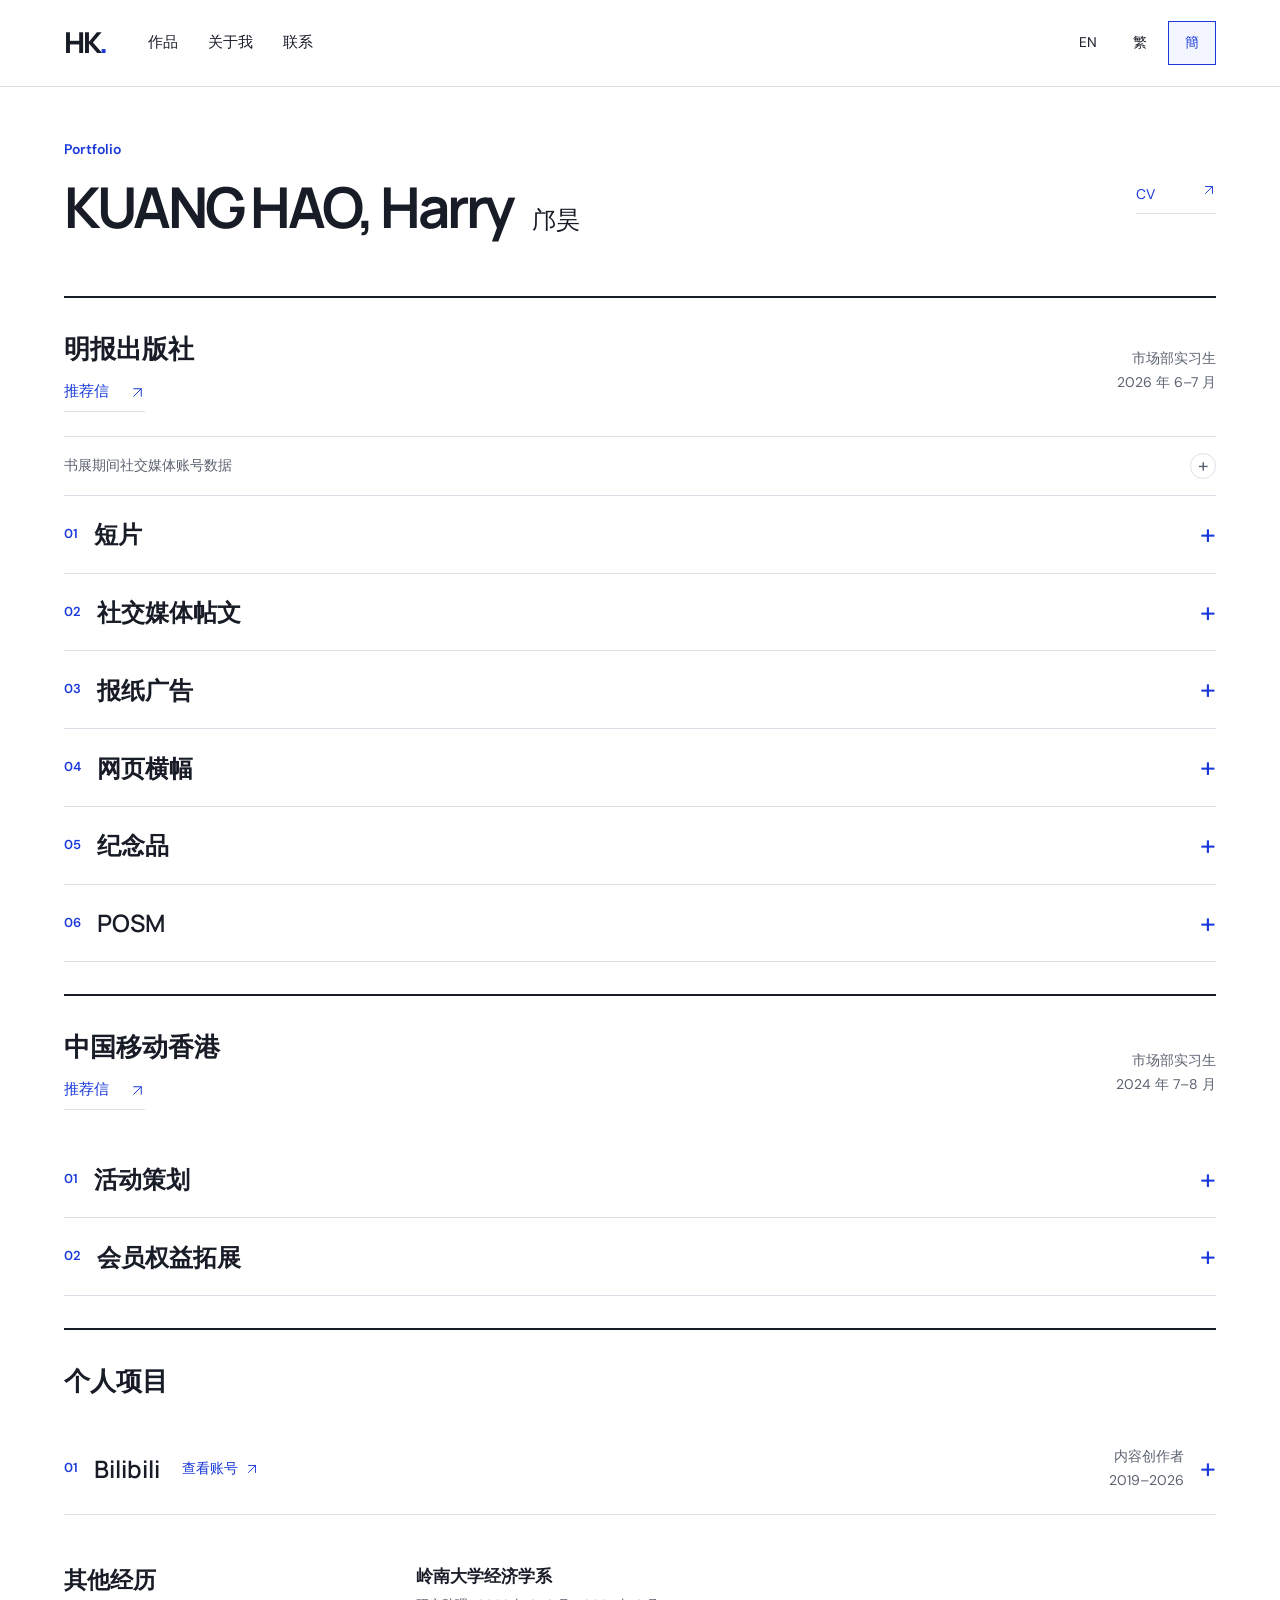
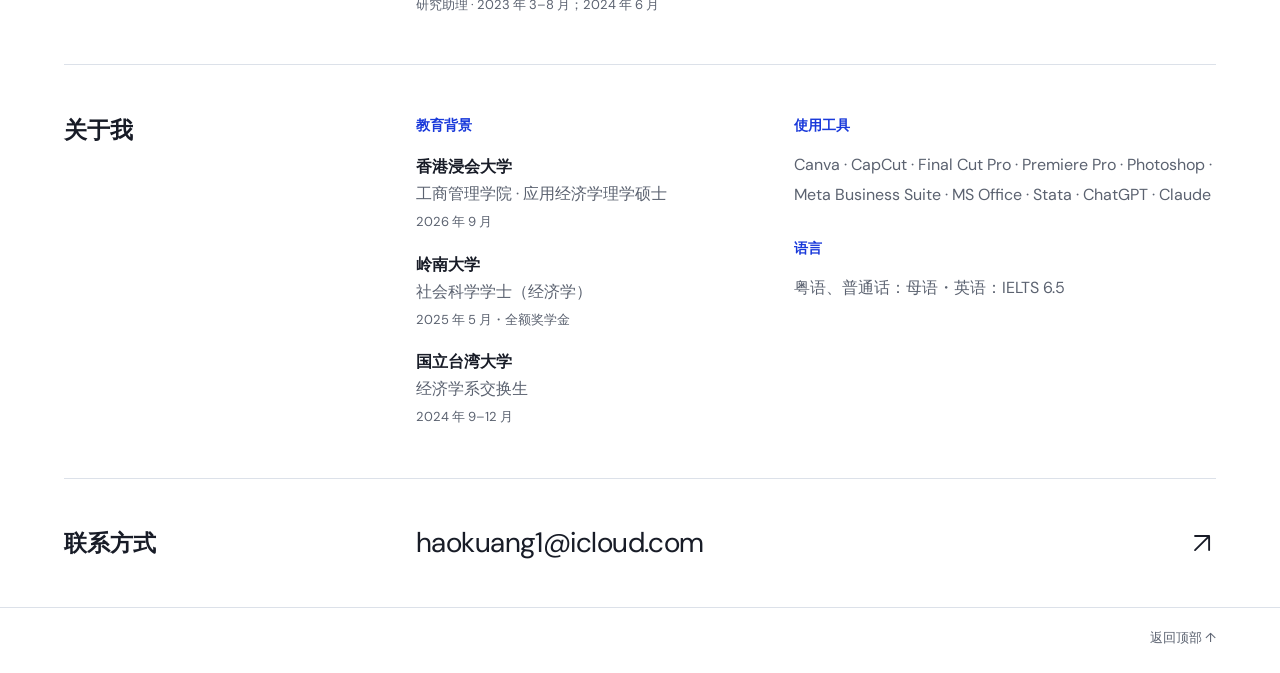
<file: zh-hans/index.html>
<!doctype html><html lang="zh-Hans"><head><meta charset="utf-8"><meta name="viewport" content="width=device-width,initial-scale=1"><title>KUANG HAO, Harry | Portfolio</title><meta name="description" content="邝昊的市场推广作品集，展示明报出版社实习期间的短片、社交媒体帖文、报纸广告、网页横幅及纪念品订购工作。"><meta name="robots" content="noindex,nofollow"><meta name="theme-color" content="#1939da"><link rel="icon" href="../assets/favicon.svg" type="image/svg+xml"><link rel="stylesheet" href="../styles.css"><script src="../site.js" defer></script></head><body><a class="skip-link" href="#main">跳至内容</a>
<header class="site-header"><a class="wordmark" href="../zh-hans/index.html" aria-label="KUANG HAO, Harry">HK<span>.</span></a><nav aria-label="主要导航"><a href="#work">作品</a><a href="#about">关于我</a><a href="#contact">联系</a></nav><nav class="languages" aria-label="语言"><a href="../" lang="en" hreflang="en" data-language-link >EN</a><a href="../zh-hant/index.html" lang="zh-Hant" hreflang="zh-Hant" data-language-link >繁</a><a href="../zh-hans/index.html" lang="zh-Hans" hreflang="zh-Hans" data-language-link aria-current="page">簡</a></nav></header>
<main id="main"><section class="intro"><div><p class="eyebrow">Portfolio</p><h1>KUANG HAO, Harry<span>邝昊</span></h1></div><div class="document-links"><a href="../assets/harry-kuang-cv-zh.pdf" target="_blank" rel="noopener">CV <svg class="external-icon" width="16" height="16" viewBox="0 0 24 24" fill="none" stroke="currentColor" stroke-width="1.6" stroke-linecap="round" stroke-linejoin="round" aria-hidden="true" focusable="false"><path d="M6 18 18 6M6 6h12v12"/></svg></a></div></section>
<section id="work" class="selected-work"><div class="project-heading"><div><h2>明报出版社</h2><div class="employer-links"><a class="recommendation-link" href="../assets/harry-kuang-recommendation-zh.pdf" target="_blank" rel="noopener">推荐信 <svg class="external-icon" width="16" height="16" viewBox="0 0 24 24" fill="none" stroke="currentColor" stroke-width="1.6" stroke-linecap="round" stroke-linejoin="round" aria-hidden="true" focusable="false"><path d="M6 18 18 6M6 6h12v12"/></svg></a></div></div><p class="project-meta">市场部实习生<span>2026 年 6–7 月</span></p></div>
<details class="account-analytics"><summary class="analytics-toggle">书展期间社交媒体账号数据 <span aria-hidden="true">+</span></summary><div class="analytics-gallery"><figure class="work-image "><a href="../assets/video-evidence-5.png" target="_blank" rel="noopener" aria-label="Instagram 后台数据 · 2026年7月15–21日 · 完整图片于新标签页打开"><img srcset="../assets/previews/video-evidence-5-480.webp 480w, ../assets/previews/video-evidence-5-960.webp 960w, ../assets/previews/video-evidence-5-1440.webp 1440w" sizes="auto, (max-width: 700px) 88vw, (max-width: 1320px) 90vw, 1188px" src="../assets/previews/video-evidence-5-960.webp" alt="Instagram 后台数据 · 2026年7月15–21日" width="2544" height="1796" loading="lazy" decoding="async"></a><figcaption><span>Instagram 后台数据 · 2026年7月15–21日</span><a href="../assets/video-evidence-5.png" target="_blank" rel="noopener">查看完整图片 <svg class="external-icon" width="16" height="16" viewBox="0 0 24 24" fill="none" stroke="currentColor" stroke-width="1.6" stroke-linecap="round" stroke-linejoin="round" aria-hidden="true" focusable="false"><path d="M6 18 18 6M6 6h12v12"/></svg></a></figcaption></figure><figure class="work-image "><a href="../assets/video-evidence-6.png" target="_blank" rel="noopener" aria-label="Facebook 后台数据 · 2026年7月15–21日 · 完整图片于新标签页打开"><img srcset="../assets/previews/video-evidence-6-480.webp 480w, ../assets/previews/video-evidence-6-960.webp 960w, ../assets/previews/video-evidence-6-1440.webp 1440w" sizes="auto, (max-width: 700px) 88vw, (max-width: 1320px) 90vw, 1188px" src="../assets/previews/video-evidence-6-960.webp" alt="Facebook 后台数据 · 2026年7月15–21日" width="2520" height="1800" loading="lazy" decoding="async"></a><figcaption><span>Facebook 后台数据 · 2026年7月15–21日</span><a href="../assets/video-evidence-6.png" target="_blank" rel="noopener">查看完整图片 <svg class="external-icon" width="16" height="16" viewBox="0 0 24 24" fill="none" stroke="currentColor" stroke-width="1.6" stroke-linecap="round" stroke-linejoin="round" aria-hidden="true" focusable="false"><path d="M6 18 18 6M6 6h12v12"/></svg></a></figcaption></figure></div></details>
<details id="videos" class="work-section"><summary class="work-toggle"><span class="work-heading-title"><span class="section-number">01</span><h3>短片</h3></span><span class="toggle-mark" aria-hidden="true">+</span></summary><div class="work-body"><p class="work-role"><span class="role-label">我的职责</span>负责编剧及参演，使用 CapCut、Final Cut Pro 剪辑，并通过 Meta Business Suite 发布；书展短片每条由拍摄到发布约 30 分钟。</p><div class="media-grid featured-grid"><article class="media-card featured-card"><div class="media-heading"><span class="media-type">REELS / 01</span><span class="instagram-label">Instagram</span></div><h4>POV:當老細叫我宣傳明報出版社攤位</h4><details open class="instagram-preview" data-media-url="https://www.instagram.com/p/Day_UALFGON/" data-preview-title="POV:當老細叫我宣傳明報出版社攤位 · Instagram"><summary>加载 Instagram 预览 <span aria-hidden="true">+</span></summary><div class="embed-slot"></div><p class="preview-help">如预览未能显示，可前往 Instagram 查看原帖。</p></details><a class="media-link" href="https://www.instagram.com/p/Day_UALFGON/" target="_blank" rel="noopener">前往 Instagram 观看 <svg class="external-icon" width="16" height="16" viewBox="0 0 24 24" fill="none" stroke="currentColor" stroke-width="1.6" stroke-linecap="round" stroke-linejoin="round" aria-hidden="true" focusable="false"><path d="M6 18 18 6M6 6h12v12"/></svg></a></article><article class="media-card featured-card"><div class="media-heading"><span class="media-type">REELS / 02</span><span class="instagram-label">Instagram</span></div><h4>POV：當老細鍾意咗上鏡宣傳 EP2</h4><details open class="instagram-preview" data-media-url="https://www.instagram.com/reel/Da7lSFUlX2M/" data-preview-title="POV：當老細鍾意咗上鏡宣傳 EP2 · Instagram"><summary>加载 Instagram 预览 <span aria-hidden="true">+</span></summary><div class="embed-slot"></div><p class="preview-help">如预览未能显示，可前往 Instagram 查看原帖。</p></details><a class="media-link" href="https://www.instagram.com/reel/Da7lSFUlX2M/" target="_blank" rel="noopener">前往 Instagram 观看 <svg class="external-icon" width="16" height="16" viewBox="0 0 24 24" fill="none" stroke="currentColor" stroke-width="1.6" stroke-linecap="round" stroke-linejoin="round" aria-hidden="true" focusable="false"><path d="M6 18 18 6M6 6h12v12"/></svg></a></article></div><details class="more-videos"><summary>更多 <span>04 <span aria-hidden="true">+</span></span></summary><div class="video-links"><a href="https://www.instagram.com/reel/Da1oa47iG-D/" target="_blank" rel="noopener"><span>老細鍾意咗上鏡宣傳</span><svg class="external-icon" width="16" height="16" viewBox="0 0 24 24" fill="none" stroke="currentColor" stroke-width="1.6" stroke-linecap="round" stroke-linejoin="round" aria-hidden="true" focusable="false"><path d="M6 18 18 6M6 6h12v12"/></svg></a><a href="https://www.instagram.com/reel/Da-CCahTH-Q/" target="_blank" rel="noopener"><span>老細鍾意咗上鏡宣傳 EP3</span><svg class="external-icon" width="16" height="16" viewBox="0 0 24 24" fill="none" stroke="currentColor" stroke-width="1.6" stroke-linecap="round" stroke-linejoin="round" aria-hidden="true" focusable="false"><path d="M6 18 18 6M6 6h12v12"/></svg></a><a href="https://www.instagram.com/reel/DbCXE8LDy8h/" target="_blank" rel="noopener"><span>書展最後一日</span><svg class="external-icon" width="16" height="16" viewBox="0 0 24 24" fill="none" stroke="currentColor" stroke-width="1.6" stroke-linecap="round" stroke-linejoin="round" aria-hidden="true" focusable="false"><path d="M6 18 18 6M6 6h12v12"/></svg></a><a href="https://www.instagram.com/reel/Da_2AyOidZS/" target="_blank" rel="noopener"><span>書展Day6:明報攤位歡迎你</span><svg class="external-icon" width="16" height="16" viewBox="0 0 24 24" fill="none" stroke="currentColor" stroke-width="1.6" stroke-linecap="round" stroke-linejoin="round" aria-hidden="true" focusable="false"><path d="M6 18 18 6M6 6h12v12"/></svg></a></div></details><details class="more-videos evidence"><summary>工程文件截图 <span aria-hidden="true">+</span></summary><div class="evidence-gallery"><figure class="work-image "><a href="../assets/video-evidence-1.png" target="_blank" rel="noopener" aria-label="剪辑工程 · 01 · 完整图片于新标签页打开"><img srcset="../assets/previews/video-evidence-1-480.webp 480w, ../assets/previews/video-evidence-1-960.webp 960w, ../assets/previews/video-evidence-1-1440.webp 1440w" sizes="auto, (max-width: 700px) 88vw, (max-width: 1320px) 90vw, 1188px" src="../assets/previews/video-evidence-1-960.webp" alt="剪辑工程 · 01" width="3184" height="1986" loading="lazy" decoding="async"></a><figcaption><span>剪辑工程 · 01</span><a href="../assets/video-evidence-1.png" target="_blank" rel="noopener">查看完整图片 <svg class="external-icon" width="16" height="16" viewBox="0 0 24 24" fill="none" stroke="currentColor" stroke-width="1.6" stroke-linecap="round" stroke-linejoin="round" aria-hidden="true" focusable="false"><path d="M6 18 18 6M6 6h12v12"/></svg></a></figcaption></figure><figure class="work-image "><a href="../assets/video-evidence-2.png" target="_blank" rel="noopener" aria-label="剪辑工程 · 02 · 完整图片于新标签页打开"><img srcset="../assets/previews/video-evidence-2-480.webp 480w, ../assets/previews/video-evidence-2-960.webp 960w, ../assets/previews/video-evidence-2-1440.webp 1440w" sizes="auto, (max-width: 700px) 88vw, (max-width: 1320px) 90vw, 1188px" src="../assets/previews/video-evidence-2-960.webp" alt="剪辑工程 · 02" width="3178" height="1992" loading="lazy" decoding="async"></a><figcaption><span>剪辑工程 · 02</span><a href="../assets/video-evidence-2.png" target="_blank" rel="noopener">查看完整图片 <svg class="external-icon" width="16" height="16" viewBox="0 0 24 24" fill="none" stroke="currentColor" stroke-width="1.6" stroke-linecap="round" stroke-linejoin="round" aria-hidden="true" focusable="false"><path d="M6 18 18 6M6 6h12v12"/></svg></a></figcaption></figure><figure class="work-image "><a href="../assets/video-evidence-3.png" target="_blank" rel="noopener" aria-label="剪辑工程 · 03 · 完整图片于新标签页打开"><img srcset="../assets/previews/video-evidence-3-480.webp 480w, ../assets/previews/video-evidence-3-960.webp 960w, ../assets/previews/video-evidence-3-1440.webp 1440w" sizes="auto, (max-width: 700px) 88vw, (max-width: 1320px) 90vw, 1188px" src="../assets/previews/video-evidence-3-960.webp" alt="剪辑工程 · 03" width="3194" height="2008" loading="lazy" decoding="async"></a><figcaption><span>剪辑工程 · 03</span><a href="../assets/video-evidence-3.png" target="_blank" rel="noopener">查看完整图片 <svg class="external-icon" width="16" height="16" viewBox="0 0 24 24" fill="none" stroke="currentColor" stroke-width="1.6" stroke-linecap="round" stroke-linejoin="round" aria-hidden="true" focusable="false"><path d="M6 18 18 6M6 6h12v12"/></svg></a></figcaption></figure><figure class="work-image "><a href="../assets/video-evidence-4.png" target="_blank" rel="noopener" aria-label="剪辑工程 · 04 · 完整图片于新标签页打开"><img srcset="../assets/previews/video-evidence-4-480.webp 480w, ../assets/previews/video-evidence-4-960.webp 960w, ../assets/previews/video-evidence-4-1440.webp 1440w" sizes="auto, (max-width: 700px) 88vw, (max-width: 1320px) 90vw, 1188px" src="../assets/previews/video-evidence-4-960.webp" alt="剪辑工程 · 04" width="3248" height="2006" loading="lazy" decoding="async"></a><figcaption><span>剪辑工程 · 04</span><a href="../assets/video-evidence-4.png" target="_blank" rel="noopener">查看完整图片 <svg class="external-icon" width="16" height="16" viewBox="0 0 24 24" fill="none" stroke="currentColor" stroke-width="1.6" stroke-linecap="round" stroke-linejoin="round" aria-hidden="true" focusable="false"><path d="M6 18 18 6M6 6h12v12"/></svg></a></figcaption></figure></div></details></div></details>
<details id="social" class="work-section"><summary class="work-toggle"><span class="work-heading-title"><span class="section-number">02</span><h3>社交媒体帖文</h3></span><span class="toggle-mark" aria-hidden="true">+</span></summary><div class="work-body"><p class="work-role"><span class="role-label">我的职责</span>使用 Canva 设计、撰写文案，并通过 Meta Business Suite 排程及发布。</p><div class="media-grid post-grid"><article class="media-card "><div class="media-heading"><span class="media-type">POST / 01</span><span class="instagram-label">Instagram</span></div><h4>2026香港书展宣传</h4><details open class="instagram-preview" data-media-url="https://www.instagram.com/p/DanMdPYDUCZ/" data-preview-title="2026香港书展宣传 · Instagram"><summary>加载 Instagram 预览 <span aria-hidden="true">+</span></summary><div class="embed-slot"></div><p class="preview-help">如预览未能显示，可前往 Instagram 查看原帖。</p></details><a class="media-link" href="https://www.instagram.com/p/DanMdPYDUCZ/" target="_blank" rel="noopener">查看 Instagram 原帖 <svg class="external-icon" width="16" height="16" viewBox="0 0 24 24" fill="none" stroke="currentColor" stroke-width="1.6" stroke-linecap="round" stroke-linejoin="round" aria-hidden="true" focusable="false"><path d="M6 18 18 6M6 6h12v12"/></svg></a></article><article class="media-card "><div class="media-heading"><span class="media-type">POST / 02</span><span class="instagram-label">Instagram</span></div><h4>新书宣传《原振俠系列少年版07》</h4><details open class="instagram-preview" data-media-url="https://www.instagram.com/p/DaSpjcfjydP/" data-preview-title="新书宣传《原振俠系列少年版07》 · Instagram"><summary>加载 Instagram 预览 <span aria-hidden="true">+</span></summary><div class="embed-slot"></div><p class="preview-help">如预览未能显示，可前往 Instagram 查看原帖。</p></details><a class="media-link" href="https://www.instagram.com/p/DaSpjcfjydP/" target="_blank" rel="noopener">查看 Instagram 原帖 <svg class="external-icon" width="16" height="16" viewBox="0 0 24 24" fill="none" stroke="currentColor" stroke-width="1.6" stroke-linecap="round" stroke-linejoin="round" aria-hidden="true" focusable="false"><path d="M6 18 18 6M6 6h12v12"/></svg></a></article><article class="media-card "><div class="media-heading"><span class="media-type">POST / 03</span><span class="instagram-label">Instagram</span></div><h4>新书宣传《迪迪的Diary4 浪漫一場》</h4><details open class="instagram-preview" data-media-url="https://www.instagram.com/p/DaVOgICCC4B/" data-preview-title="新书宣传《迪迪的Diary4 浪漫一場》 · Instagram"><summary>加载 Instagram 预览 <span aria-hidden="true">+</span></summary><div class="embed-slot"></div><p class="preview-help">如预览未能显示，可前往 Instagram 查看原帖。</p></details><a class="media-link" href="https://www.instagram.com/p/DaVOgICCC4B/" target="_blank" rel="noopener">查看 Instagram 原帖 <svg class="external-icon" width="16" height="16" viewBox="0 0 24 24" fill="none" stroke="currentColor" stroke-width="1.6" stroke-linecap="round" stroke-linejoin="round" aria-hidden="true" focusable="false"><path d="M6 18 18 6M6 6h12v12"/></svg></a></article><article class="media-card "><div class="media-heading"><span class="media-type">POST / 04</span><span class="instagram-label">Instagram</span></div><h4>新书宣传《醫言有理》</h4><details open class="instagram-preview" data-media-url="https://www.instagram.com/p/DaaRFUDjQ9M/" data-preview-title="新书宣传《醫言有理》 · Instagram"><summary>加载 Instagram 预览 <span aria-hidden="true">+</span></summary><div class="embed-slot"></div><p class="preview-help">如预览未能显示，可前往 Instagram 查看原帖。</p></details><a class="media-link" href="https://www.instagram.com/p/DaaRFUDjQ9M/" target="_blank" rel="noopener">查看 Instagram 原帖 <svg class="external-icon" width="16" height="16" viewBox="0 0 24 24" fill="none" stroke="currentColor" stroke-width="1.6" stroke-linecap="round" stroke-linejoin="round" aria-hidden="true" focusable="false"><path d="M6 18 18 6M6 6h12v12"/></svg></a></article><article class="media-card "><div class="media-heading"><span class="media-type">POST / 05</span><span class="instagram-label">Facebook</span></div><h4>文化讲座宣传1</h4><figure class="work-image "><a href="../assets/facebook-cultural-talk.jpg" target="_blank" rel="noopener" aria-label="文化讲座宣传1 · 完整图片于新标签页打开"><img srcset="../assets/previews/facebook-cultural-talk-480.webp 480w, ../assets/previews/facebook-cultural-talk-960.webp 960w, ../assets/previews/facebook-cultural-talk-1179.webp 1179w" sizes="auto, (max-width: 700px) 88vw, (max-width: 1320px) 90vw, 1188px" src="../assets/previews/facebook-cultural-talk-960.webp" alt="文化讲座宣传1" width="1179" height="2157" loading="lazy" decoding="async"></a><figcaption><span>文化讲座宣传1</span><a href="../assets/facebook-cultural-talk.jpg" target="_blank" rel="noopener">查看完整图片 <svg class="external-icon" width="16" height="16" viewBox="0 0 24 24" fill="none" stroke="currentColor" stroke-width="1.6" stroke-linecap="round" stroke-linejoin="round" aria-hidden="true" focusable="false"><path d="M6 18 18 6M6 6h12v12"/></svg></a></figcaption></figure><a class="media-link" href="https://www.facebook.com/share/p/1K368RgWjb/" target="_blank" rel="noopener">查看 Facebook 原帖 <svg class="external-icon" width="16" height="16" viewBox="0 0 24 24" fill="none" stroke="currentColor" stroke-width="1.6" stroke-linecap="round" stroke-linejoin="round" aria-hidden="true" focusable="false"><path d="M6 18 18 6M6 6h12v12"/></svg></a></article></div></div></details>
<details id="print" class="work-section"><summary class="work-toggle"><span class="work-heading-title"><span class="section-number">03</span><h3>报纸广告</h3></span><span class="toggle-mark" aria-hidden="true">+</span></summary><div class="work-body"><p class="work-role"><span class="role-label">我的职责</span>撰写文案、排版及编排广告刊登日期。</p><div class="print-grid"><figure class="work-image "><a href="../assets/newspaper-cuson.jpg" target="_blank" rel="noopener" aria-label="《怪叔叔の網絡散步道》 · 完整图片于新标签页打开"><img srcset="../assets/previews/newspaper-cuson-480.webp 480w, ../assets/previews/newspaper-cuson-960.webp 960w, ../assets/previews/newspaper-cuson-1279.webp 1279w" sizes="auto, (max-width: 700px) 88vw, (max-width: 1320px) 90vw, 1188px" src="../assets/previews/newspaper-cuson-960.webp" alt="《怪叔叔の網絡散步道》" width="1279" height="2045" loading="lazy" decoding="async"></a><figcaption><span>《怪叔叔の網絡散步道》</span><a href="../assets/newspaper-cuson.jpg" target="_blank" rel="noopener">查看完整图片 <svg class="external-icon" width="16" height="16" viewBox="0 0 24 24" fill="none" stroke="currentColor" stroke-width="1.6" stroke-linecap="round" stroke-linejoin="round" aria-hidden="true" focusable="false"><path d="M6 18 18 6M6 6h12v12"/></svg></a></figcaption></figure><figure class="work-image "><a href="../assets/newspaper-romance.jpg" target="_blank" rel="noopener" aria-label="《迪迪的Diary4 浪漫一場》 · 完整图片于新标签页打开"><img srcset="../assets/previews/newspaper-romance-480.webp 480w, ../assets/previews/newspaper-romance-960.webp 960w, ../assets/previews/newspaper-romance-1279.webp 1279w" sizes="auto, (max-width: 700px) 88vw, (max-width: 1320px) 90vw, 1188px" src="../assets/previews/newspaper-romance-960.webp" alt="《迪迪的Diary4 浪漫一場》" width="1279" height="2040" loading="lazy" decoding="async"></a><figcaption><span>《迪迪的Diary4 浪漫一場》</span><a href="../assets/newspaper-romance.jpg" target="_blank" rel="noopener">查看完整图片 <svg class="external-icon" width="16" height="16" viewBox="0 0 24 24" fill="none" stroke="currentColor" stroke-width="1.6" stroke-linecap="round" stroke-linejoin="round" aria-hidden="true" focusable="false"><path d="M6 18 18 6M6 6h12v12"/></svg></a></figcaption></figure><figure class="work-image "><a href="../assets/newspaper-medical.jpg" target="_blank" rel="noopener" aria-label="《醫言有理》 · 完整图片于新标签页打开"><img srcset="../assets/previews/newspaper-medical-480.webp 480w, ../assets/previews/newspaper-medical-960.webp 960w, ../assets/previews/newspaper-medical-1279.webp 1279w" sizes="auto, (max-width: 700px) 88vw, (max-width: 1320px) 90vw, 1188px" src="../assets/previews/newspaper-medical-960.webp" alt="《醫言有理》" width="1279" height="2029" loading="lazy" decoding="async"></a><figcaption><span>《醫言有理》</span><a href="../assets/newspaper-medical.jpg" target="_blank" rel="noopener">查看完整图片 <svg class="external-icon" width="16" height="16" viewBox="0 0 24 24" fill="none" stroke="currentColor" stroke-width="1.6" stroke-linecap="round" stroke-linejoin="round" aria-hidden="true" focusable="false"><path d="M6 18 18 6M6 6h12v12"/></svg></a></figcaption></figure></div></div></details>
<details id="banners" class="work-section"><summary class="work-toggle"><span class="work-heading-title"><span class="section-number">04</span><h3>网页横幅</h3></span><span class="toggle-mark" aria-hidden="true">+</span></summary><div class="work-body"><p class="work-role"><span class="role-label">我的职责</span>使用 Canva 设计网页横幅。</p><div class="banner-gallery"><figure class="work-image "><a href="../assets/banner-book-fair.png" target="_blank" rel="noopener" aria-label="2026 香港书展 · 完整图片于新标签页打开"><img srcset="../assets/previews/banner-book-fair-480.webp 480w, ../assets/previews/banner-book-fair-960.webp 960w, ../assets/previews/banner-book-fair-1440.webp 1440w" sizes="auto, (max-width: 700px) 88vw, (max-width: 1320px) 90vw, 1188px" src="../assets/previews/banner-book-fair-960.webp" alt="2026 香港书展" width="3024" height="846" loading="lazy" decoding="async"></a><figcaption><span>2026 香港书展</span><a href="../assets/banner-book-fair.png" target="_blank" rel="noopener">查看完整图片 <svg class="external-icon" width="16" height="16" viewBox="0 0 24 24" fill="none" stroke="currentColor" stroke-width="1.6" stroke-linecap="round" stroke-linejoin="round" aria-hidden="true" focusable="false"><path d="M6 18 18 6M6 6h12v12"/></svg></a></figcaption></figure><figure class="work-image "><a href="../assets/banner-yuen.png" target="_blank" rel="noopener" aria-label="《原振俠少年版》 · 完整图片于新标签页打开"><img srcset="../assets/previews/banner-yuen-480.webp 480w, ../assets/previews/banner-yuen-960.webp 960w, ../assets/previews/banner-yuen-1440.webp 1440w" sizes="auto, (max-width: 700px) 88vw, (max-width: 1320px) 90vw, 1188px" src="../assets/previews/banner-yuen-960.webp" alt="《原振俠少年版》" width="3076" height="900" loading="lazy" decoding="async"></a><figcaption><span>《原振俠少年版》</span><a href="../assets/banner-yuen.png" target="_blank" rel="noopener">查看完整图片 <svg class="external-icon" width="16" height="16" viewBox="0 0 24 24" fill="none" stroke="currentColor" stroke-width="1.6" stroke-linecap="round" stroke-linejoin="round" aria-hidden="true" focusable="false"><path d="M6 18 18 6M6 6h12v12"/></svg></a></figcaption></figure><figure class="work-image "><a href="../assets/banner-cinema.png" target="_blank" rel="noopener" aria-label="《光影裏的永恆回憶》系列 · 完整图片于新标签页打开"><img srcset="../assets/previews/banner-cinema-480.webp 480w, ../assets/previews/banner-cinema-960.webp 960w, ../assets/previews/banner-cinema-1440.webp 1440w" sizes="auto, (max-width: 700px) 88vw, (max-width: 1320px) 90vw, 1188px" src="../assets/previews/banner-cinema-960.webp" alt="《光影裏的永恆回憶》系列" width="3050" height="858" loading="lazy" decoding="async"></a><figcaption><span>《光影裏的永恆回憶》系列</span><a href="../assets/banner-cinema.png" target="_blank" rel="noopener">查看完整图片 <svg class="external-icon" width="16" height="16" viewBox="0 0 24 24" fill="none" stroke="currentColor" stroke-width="1.6" stroke-linecap="round" stroke-linejoin="round" aria-hidden="true" focusable="false"><path d="M6 18 18 6M6 6h12v12"/></svg></a></figcaption></figure><figure class="work-image "><a href="../assets/banner-wisely.png" target="_blank" rel="noopener" aria-label="《衛斯理少年版》系列推广 · 完整图片于新标签页打开"><img srcset="../assets/previews/banner-wisely-480.webp 480w, ../assets/previews/banner-wisely-960.webp 960w, ../assets/previews/banner-wisely-1440.webp 1440w" sizes="auto, (max-width: 700px) 88vw, (max-width: 1320px) 90vw, 1188px" src="../assets/previews/banner-wisely-960.webp" alt="《衛斯理少年版》系列推广" width="3042" height="890" loading="lazy" decoding="async"></a><figcaption><span>《衛斯理少年版》系列推广</span><a href="../assets/banner-wisely.png" target="_blank" rel="noopener">查看完整图片 <svg class="external-icon" width="16" height="16" viewBox="0 0 24 24" fill="none" stroke="currentColor" stroke-width="1.6" stroke-linecap="round" stroke-linejoin="round" aria-hidden="true" focusable="false"><path d="M6 18 18 6M6 6h12v12"/></svg></a></figcaption></figure></div></div></details>
<details id="merchandise" class="work-section"><summary class="work-toggle"><span class="work-heading-title"><span class="section-number">05</span><h3>纪念品</h3></span><span class="toggle-mark" aria-hidden="true">+</span></summary><div class="work-body"><p class="work-role"><span class="role-label">我的职责</span>参与品类讨论及订购。</p><div class="merch-grid"><figure class="work-image folder-photo"><a href="../assets/promotional-folders.jpg" target="_blank" rel="noopener" aria-label="文件夹 · 完整图片于新标签页打开"><img srcset="../assets/previews/promotional-folders-480.webp 480w, ../assets/previews/promotional-folders-960.webp 960w, ../assets/previews/promotional-folders-1440.webp 1440w" sizes="auto, (max-width: 700px) 88vw, (max-width: 1320px) 90vw, 1188px" src="../assets/previews/promotional-folders-960.webp" alt="文件夹" width="4284" height="3904" loading="lazy" decoding="async"></a><figcaption><span>文件夹</span><a href="../assets/promotional-folders.jpg" target="_blank" rel="noopener">查看完整图片 <svg class="external-icon" width="16" height="16" viewBox="0 0 24 24" fill="none" stroke="currentColor" stroke-width="1.6" stroke-linecap="round" stroke-linejoin="round" aria-hidden="true" focusable="false"><path d="M6 18 18 6M6 6h12v12"/></svg></a></figcaption></figure><div class="worksheet-gallery"><figure class="work-image "><a href="../assets/order-sheet-01.jpg" target="_blank" rel="noopener" aria-label="订购工作表・01 · 完整图片于新标签页打开"><img srcset="../assets/previews/order-sheet-01-480.webp 480w, ../assets/previews/order-sheet-01-960.webp 960w, ../assets/previews/order-sheet-01-1440.webp 1440w" sizes="auto, (max-width: 700px) 88vw, (max-width: 1320px) 90vw, 1188px" src="../assets/previews/order-sheet-01-960.webp" alt="订购工作表・01" width="2262" height="1294" loading="lazy" decoding="async"></a><figcaption><span>订购工作表・01</span><a href="../assets/order-sheet-01.jpg" target="_blank" rel="noopener">查看完整图片 <svg class="external-icon" width="16" height="16" viewBox="0 0 24 24" fill="none" stroke="currentColor" stroke-width="1.6" stroke-linecap="round" stroke-linejoin="round" aria-hidden="true" focusable="false"><path d="M6 18 18 6M6 6h12v12"/></svg></a></figcaption></figure><figure class="work-image "><a href="../assets/order-sheet-02.jpg" target="_blank" rel="noopener" aria-label="订购工作表・02 · 完整图片于新标签页打开"><img srcset="../assets/previews/order-sheet-02-480.webp 480w, ../assets/previews/order-sheet-02-960.webp 960w, ../assets/previews/order-sheet-02-1440.webp 1440w" sizes="auto, (max-width: 700px) 88vw, (max-width: 1320px) 90vw, 1188px" src="../assets/previews/order-sheet-02-960.webp" alt="订购工作表・02" width="2268" height="1420" loading="lazy" decoding="async"></a><figcaption><span>订购工作表・02</span><a href="../assets/order-sheet-02.jpg" target="_blank" rel="noopener">查看完整图片 <svg class="external-icon" width="16" height="16" viewBox="0 0 24 24" fill="none" stroke="currentColor" stroke-width="1.6" stroke-linecap="round" stroke-linejoin="round" aria-hidden="true" focusable="false"><path d="M6 18 18 6M6 6h12v12"/></svg></a></figcaption></figure></div></div></div></details><details id="posm" class="work-section"><summary class="work-toggle"><span class="work-heading-title"><span class="section-number">06</span><h3>POSM</h3></span><span class="toggle-mark" aria-hidden="true">+</span></summary><div class="work-body"><p class="work-role"><span class="role-label">我的职责</span>负责创意构思、文案撰写及初步布局草图设计。</p><div class="posm-gallery"><figure class="work-image "><a href="../assets/posm-display-board.jpg" target="_blank" rel="noopener" aria-label="展板 · 完整图片于新标签页打开"><img srcset="../assets/previews/posm-display-board-480.webp 480w, ../assets/previews/posm-display-board-960.webp 960w, ../assets/previews/posm-display-board-1440.webp 1440w" sizes="auto, (max-width: 700px) 88vw, (max-width: 1320px) 90vw, 1188px" src="../assets/previews/posm-display-board-960.webp" alt="展板" width="1453" height="1279" loading="lazy" decoding="async"></a><figcaption><span>展板</span><a href="../assets/posm-display-board.jpg" target="_blank" rel="noopener">查看完整图片 <svg class="external-icon" width="16" height="16" viewBox="0 0 24 24" fill="none" stroke="currentColor" stroke-width="1.6" stroke-linecap="round" stroke-linejoin="round" aria-hidden="true" focusable="false"><path d="M6 18 18 6M6 6h12v12"/></svg></a></figcaption></figure><figure class="work-image "><a href="../assets/posm-overhead-banner.jpg" target="_blank" rel="noopener" aria-label="顶部横幅 · 完整图片于新标签页打开"><img srcset="../assets/previews/posm-overhead-banner-480.webp 480w, ../assets/previews/posm-overhead-banner-960.webp 960w, ../assets/previews/posm-overhead-banner-1440.webp 1440w" sizes="auto, (max-width: 700px) 88vw, (max-width: 1320px) 90vw, 1188px" src="../assets/previews/posm-overhead-banner-960.webp" alt="顶部横幅" width="2542" height="1279" loading="lazy" decoding="async"></a><figcaption><span>顶部横幅</span><a href="../assets/posm-overhead-banner.jpg" target="_blank" rel="noopener">查看完整图片 <svg class="external-icon" width="16" height="16" viewBox="0 0 24 24" fill="none" stroke="currentColor" stroke-width="1.6" stroke-linecap="round" stroke-linejoin="round" aria-hidden="true" focusable="false"><path d="M6 18 18 6M6 6h12v12"/></svg></a></figcaption></figure><figure class="work-image "><a href="../assets/posm-information-board.jpg" target="_blank" rel="noopener" aria-label="信息看板 · 完整图片于新标签页打开"><img srcset="../assets/previews/posm-information-board-480.webp 480w, ../assets/previews/posm-information-board-960.webp 960w, ../assets/previews/posm-information-board-1279.webp 1279w" sizes="auto, (max-width: 700px) 88vw, (max-width: 1320px) 90vw, 1188px" src="../assets/previews/posm-information-board-960.webp" alt="信息看板" width="1279" height="1416" loading="lazy" decoding="async"></a><figcaption><span>信息看板</span><a href="../assets/posm-information-board.jpg" target="_blank" rel="noopener">查看完整图片 <svg class="external-icon" width="16" height="16" viewBox="0 0 24 24" fill="none" stroke="currentColor" stroke-width="1.6" stroke-linecap="round" stroke-linejoin="round" aria-hidden="true" focusable="false"><path d="M6 18 18 6M6 6h12v12"/></svg></a></figcaption></figure><figure class="work-image "><a href="../assets/posm-book-display.jpg" target="_blank" rel="noopener" aria-label="书籍展柜 · 完整图片于新标签页打开"><img srcset="../assets/previews/posm-book-display-480.webp 480w, ../assets/previews/posm-book-display-960.webp 960w, ../assets/previews/posm-book-display-1279.webp 1279w" sizes="auto, (max-width: 700px) 88vw, (max-width: 1320px) 90vw, 1188px" src="../assets/previews/posm-book-display-960.webp" alt="书籍展柜" width="1279" height="1706" loading="lazy" decoding="async"></a><figcaption><span>书籍展柜</span><a href="../assets/posm-book-display.jpg" target="_blank" rel="noopener">查看完整图片 <svg class="external-icon" width="16" height="16" viewBox="0 0 24 24" fill="none" stroke="currentColor" stroke-width="1.6" stroke-linecap="round" stroke-linejoin="round" aria-hidden="true" focusable="false"><path d="M6 18 18 6M6 6h12v12"/></svg></a></figcaption></figure><figure class="work-image "><a href="../assets/posm-booth-signage.jpg" target="_blank" rel="noopener" aria-label="展位指示牌 · 完整图片于新标签页打开"><img srcset="../assets/previews/posm-booth-signage-480.webp 480w, ../assets/previews/posm-booth-signage-715.webp 715w" sizes="auto, (max-width: 700px) 88vw, (max-width: 1320px) 90vw, 1188px" src="../assets/previews/posm-booth-signage-715.webp" alt="展位指示牌" width="715" height="1272" loading="lazy" decoding="async"></a><figcaption><span>展位指示牌</span><a href="../assets/posm-booth-signage.jpg" target="_blank" rel="noopener">查看完整图片 <svg class="external-icon" width="16" height="16" viewBox="0 0 24 24" fill="none" stroke="currentColor" stroke-width="1.6" stroke-linecap="round" stroke-linejoin="round" aria-hidden="true" focusable="false"><path d="M6 18 18 6M6 6h12v12"/></svg></a></figcaption></figure></div></div></details></section>
<section id="cmhk" class="selected-work employer-section"><div class="project-heading"><div><h2>中国移动香港</h2><a class="recommendation-link" href="../assets/harry-kuang-cmhk-recommendation.pdf" target="_blank" rel="noopener">推荐信 <svg class="external-icon" width="16" height="16" viewBox="0 0 24 24" fill="none" stroke="currentColor" stroke-width="1.6" stroke-linecap="round" stroke-linejoin="round" aria-hidden="true" focusable="false"><path d="M6 18 18 6M6 6h12v12"/></svg></a></div><p class="project-meta">市场部实习生<span>2024 年 7–8 月</span></p></div><details id="cmhk-events" class="work-section"><summary class="work-toggle"><span class="work-heading-title"><span class="section-number">01</span><h3>活动策划</h3></span><span class="toggle-mark" aria-hidden="true">+</span></summary><div class="work-body"><p class="work-role"><span class="role-label">我的职责</span>负责规划活动流程、准备物料、邀约客人、预订场地及活动执行。</p><div class="posm-gallery"><figure class="work-image "><a href="../assets/cmhk-event-1.jpg" target="_blank" rel="noopener" aria-label="作家讲座 · 完整图片于新标签页打开"><img srcset="../assets/previews/cmhk-event-1-480.webp 480w, ../assets/previews/cmhk-event-1-960.webp 960w, ../assets/previews/cmhk-event-1-1440.webp 1440w" sizes="auto, (max-width: 700px) 88vw, (max-width: 1320px) 90vw, 1188px" src="../assets/previews/cmhk-event-1-960.webp" alt="作家讲座" width="6633" height="4422" loading="lazy" decoding="async"></a><figcaption><span>作家讲座</span><a href="../assets/cmhk-event-1.jpg" target="_blank" rel="noopener">查看完整图片 <svg class="external-icon" width="16" height="16" viewBox="0 0 24 24" fill="none" stroke="currentColor" stroke-width="1.6" stroke-linecap="round" stroke-linejoin="round" aria-hidden="true" focusable="false"><path d="M6 18 18 6M6 6h12v12"/></svg></a></figcaption></figure><figure class="work-image "><a href="../assets/cmhk-event-2.jpg" target="_blank" rel="noopener" aria-label="会员活动 · 完整图片于新标签页打开"><img srcset="../assets/previews/cmhk-event-2-480.webp 480w, ../assets/previews/cmhk-event-2-960.webp 960w, ../assets/previews/cmhk-event-2-1440.webp 1440w" sizes="auto, (max-width: 700px) 88vw, (max-width: 1320px) 90vw, 1188px" src="../assets/previews/cmhk-event-2-960.webp" alt="会员活动" width="6720" height="4480" loading="lazy" decoding="async"></a><figcaption><span>会员活动</span><a href="../assets/cmhk-event-2.jpg" target="_blank" rel="noopener">查看完整图片 <svg class="external-icon" width="16" height="16" viewBox="0 0 24 24" fill="none" stroke="currentColor" stroke-width="1.6" stroke-linecap="round" stroke-linejoin="round" aria-hidden="true" focusable="false"><path d="M6 18 18 6M6 6h12v12"/></svg></a></figcaption></figure><figure class="work-image "><a href="../assets/cmhk-event-3.png" target="_blank" rel="noopener" aria-label="Samsung 体验活动 · 完整图片于新标签页打开"><img srcset="../assets/previews/cmhk-event-3-480.webp 480w, ../assets/previews/cmhk-event-3-800.webp 800w" sizes="auto, (max-width: 700px) 88vw, (max-width: 1320px) 90vw, 1188px" src="../assets/previews/cmhk-event-3-800.webp" alt="Samsung 体验活动" width="800" height="1000" loading="lazy" decoding="async"></a><figcaption><span>Samsung 体验活动</span><a href="../assets/cmhk-event-3.png" target="_blank" rel="noopener">查看完整图片 <svg class="external-icon" width="16" height="16" viewBox="0 0 24 24" fill="none" stroke="currentColor" stroke-width="1.6" stroke-linecap="round" stroke-linejoin="round" aria-hidden="true" focusable="false"><path d="M6 18 18 6M6 6h12v12"/></svg></a></figcaption></figure><figure class="work-image "><a href="../assets/cmhk-event-4.png" target="_blank" rel="noopener" aria-label="活动优惠物料 · 完整图片于新标签页打开"><img srcset="../assets/previews/cmhk-event-4-480.webp 480w, ../assets/previews/cmhk-event-4-960.webp 960w, ../assets/previews/cmhk-event-4-1440.webp 1440w" sizes="auto, (max-width: 700px) 88vw, (max-width: 1320px) 90vw, 1188px" src="../assets/previews/cmhk-event-4-960.webp" alt="活动优惠物料" width="2342" height="1318" loading="lazy" decoding="async"></a><figcaption><span>活动优惠物料</span><a href="../assets/cmhk-event-4.png" target="_blank" rel="noopener">查看完整图片 <svg class="external-icon" width="16" height="16" viewBox="0 0 24 24" fill="none" stroke="currentColor" stroke-width="1.6" stroke-linecap="round" stroke-linejoin="round" aria-hidden="true" focusable="false"><path d="M6 18 18 6M6 6h12v12"/></svg></a></figcaption></figure></div></div></details><details id="cmhk-benefits" class="work-section"><summary class="work-toggle"><span class="work-heading-title"><span class="section-number">02</span><h3>会员权益拓展</h3></span><span class="toggle-mark" aria-hidden="true">+</span></summary><div class="work-body"><p class="work-role"><span class="role-label">我的职责</span>负责用户调研、收集数据、与外部企业客户初步洽谈，以及撰写会员权益规则和客服文档。</p><div class="posm-gallery"><figure class="work-image "><a href="../assets/cmhk-benefits-1.jpg" target="_blank" rel="noopener" aria-label="会员权益页面 · 完整图片于新标签页打开"><img srcset="../assets/previews/cmhk-benefits-1-480.webp 480w, ../assets/previews/cmhk-benefits-1-960.webp 960w, ../assets/previews/cmhk-benefits-1-1080.webp 1080w" sizes="auto, (max-width: 700px) 88vw, (max-width: 1320px) 90vw, 1188px" src="../assets/previews/cmhk-benefits-1-960.webp" alt="会员权益页面" width="1080" height="2341" loading="lazy" decoding="async"></a><figcaption><span>会员权益页面</span><a href="../assets/cmhk-benefits-1.jpg" target="_blank" rel="noopener">查看完整图片 <svg class="external-icon" width="16" height="16" viewBox="0 0 24 24" fill="none" stroke="currentColor" stroke-width="1.6" stroke-linecap="round" stroke-linejoin="round" aria-hidden="true" focusable="false"><path d="M6 18 18 6M6 6h12v12"/></svg></a></figcaption></figure><figure class="work-image "><a href="../assets/cmhk-benefits-2.png" target="_blank" rel="noopener" aria-label="会员权益规则 · 完整图片于新标签页打开"><img srcset="../assets/previews/cmhk-benefits-2-480.webp 480w, ../assets/previews/cmhk-benefits-2-960.webp 960w, ../assets/previews/cmhk-benefits-2-1440.webp 1440w" sizes="auto, (max-width: 700px) 88vw, (max-width: 1320px) 90vw, 1188px" src="../assets/previews/cmhk-benefits-2-960.webp" alt="会员权益规则" width="1878" height="1584" loading="lazy" decoding="async"></a><figcaption><span>会员权益规则</span><a href="../assets/cmhk-benefits-2.png" target="_blank" rel="noopener">查看完整图片 <svg class="external-icon" width="16" height="16" viewBox="0 0 24 24" fill="none" stroke="currentColor" stroke-width="1.6" stroke-linecap="round" stroke-linejoin="round" aria-hidden="true" focusable="false"><path d="M6 18 18 6M6 6h12v12"/></svg></a></figcaption></figure></div></div></details></section>
<section id="creator" class="selected-work employer-section"><div class="project-heading"><h2>个人项目</h2></div><details id="creator-videos" class="work-section"><summary class="work-toggle creator-toggle"><span class="creator-title-group"><span class="work-heading-title"><span class="section-number">01</span><h3>Bilibili</h3></span><a class="creator-profile" href="https://space.bilibili.com/79933378" target="_blank" rel="noopener">查看账号 <svg class="external-icon" width="16" height="16" viewBox="0 0 24 24" fill="none" stroke="currentColor" stroke-width="1.6" stroke-linecap="round" stroke-linejoin="round" aria-hidden="true" focusable="false"><path d="M6 18 18 6M6 6h12v12"/></svg></a></span><span class="creator-meta">内容创作者<span>2019–2026</span></span><span class="toggle-mark" aria-hidden="true">+</span></summary><div class="creator-grid"><article class="media-card"><div class="media-heading"><span class="media-type">VIDEO / 01</span><span>Bilibili</span></div><h4>动作捕捉、动画制作</h4><iframe class="bilibili-player" loading="lazy" data-src="https://player.bilibili.com/player.html?bvid=BV1UP411J7iy&page=1&autoplay=0" title="动作捕捉、动画制作" allow="fullscreen; picture-in-picture" referrerpolicy="strict-origin-when-cross-origin" allowfullscreen></iframe><a class="media-link" href="https://www.bilibili.com/video/BV1UP411J7iy/" target="_blank" rel="noopener">前往 Bilibili 观看 <svg class="external-icon" width="16" height="16" viewBox="0 0 24 24" fill="none" stroke="currentColor" stroke-width="1.6" stroke-linecap="round" stroke-linejoin="round" aria-hidden="true" focusable="false"><path d="M6 18 18 6M6 6h12v12"/></svg></a></article><article class="media-card"><div class="media-heading"><span class="media-type">VIDEO / 02</span><span>Bilibili</span></div><h4>Memes</h4><iframe class="bilibili-player" loading="lazy" data-src="https://player.bilibili.com/player.html?bvid=BV1KT411M7GK&page=1&autoplay=0" title="Memes" allow="fullscreen; picture-in-picture" referrerpolicy="strict-origin-when-cross-origin" allowfullscreen></iframe><a class="media-link" href="https://www.bilibili.com/video/BV1KT411M7GK/" target="_blank" rel="noopener">前往 Bilibili 观看 <svg class="external-icon" width="16" height="16" viewBox="0 0 24 24" fill="none" stroke="currentColor" stroke-width="1.6" stroke-linecap="round" stroke-linejoin="round" aria-hidden="true" focusable="false"><path d="M6 18 18 6M6 6h12v12"/></svg></a></article><article class="media-card"><div class="media-heading"><span class="media-type">VIDEO / 03</span><span>Bilibili</span></div><h4>游戏攻略</h4><iframe class="bilibili-player" loading="lazy" data-src="https://player.bilibili.com/player.html?bvid=BV1uu411K7bJ&page=1&autoplay=0" title="游戏攻略" allow="fullscreen; picture-in-picture" referrerpolicy="strict-origin-when-cross-origin" allowfullscreen></iframe><a class="media-link" href="https://www.bilibili.com/video/BV1uu411K7bJ/" target="_blank" rel="noopener">前往 Bilibili 观看 <svg class="external-icon" width="16" height="16" viewBox="0 0 24 24" fill="none" stroke="currentColor" stroke-width="1.6" stroke-linecap="round" stroke-linejoin="round" aria-hidden="true" focusable="false"><path d="M6 18 18 6M6 6h12v12"/></svg></a></article></div></details></section>
<section id="research" class="other-experience"><h2>其他经历</h2><div class="experience-list"><article><div><h3>岭南大学经济学系</h3><p class="experience-meta">研究助理 · 2023 年 3–8 月；2024 年 6 月</p></div></article></div></section>
<section id="about" class="about"><h2>关于我</h2><div class="about-content"><div><h3>教育背景</h3><div class="education-item"><strong>香港浸会大学</strong><p>工商管理学院 · 应用经济学理学硕士</p><span>2026 年 9 月</span></div><div class="education-item"><strong>岭南大学</strong><p>社会科学学士（经济学）</p><span>2025 年 5 月・全额奖学金</span></div><div class="education-item"><strong>国立台湾大学</strong><p>经济学系交换生</p><span>2024 年 9–12 月</span></div></div><div class="skills"><div><h3>使用工具</h3><p>Canva · CapCut · Final Cut Pro · Premiere Pro · Photoshop · Meta Business Suite · MS Office · Stata · ChatGPT · Claude</p></div><div><h3>语言</h3><p>粤语、普通话：母语・英语：IELTS 6.5</p></div></div></div></section>
<section id="contact" class="contact"><h2>联系方式</h2><a href="mailto:haokuang1@icloud.com">haokuang1@icloud.com <svg class="external-icon" width="16" height="16" viewBox="0 0 24 24" fill="none" stroke="currentColor" stroke-width="1.6" stroke-linecap="round" stroke-linejoin="round" aria-hidden="true" focusable="false"><path d="M6 18 18 6M6 6h12v12"/></svg></a></section></main><footer><a href="#main">返回顶部 ↑</a></footer></body></html>
</file>
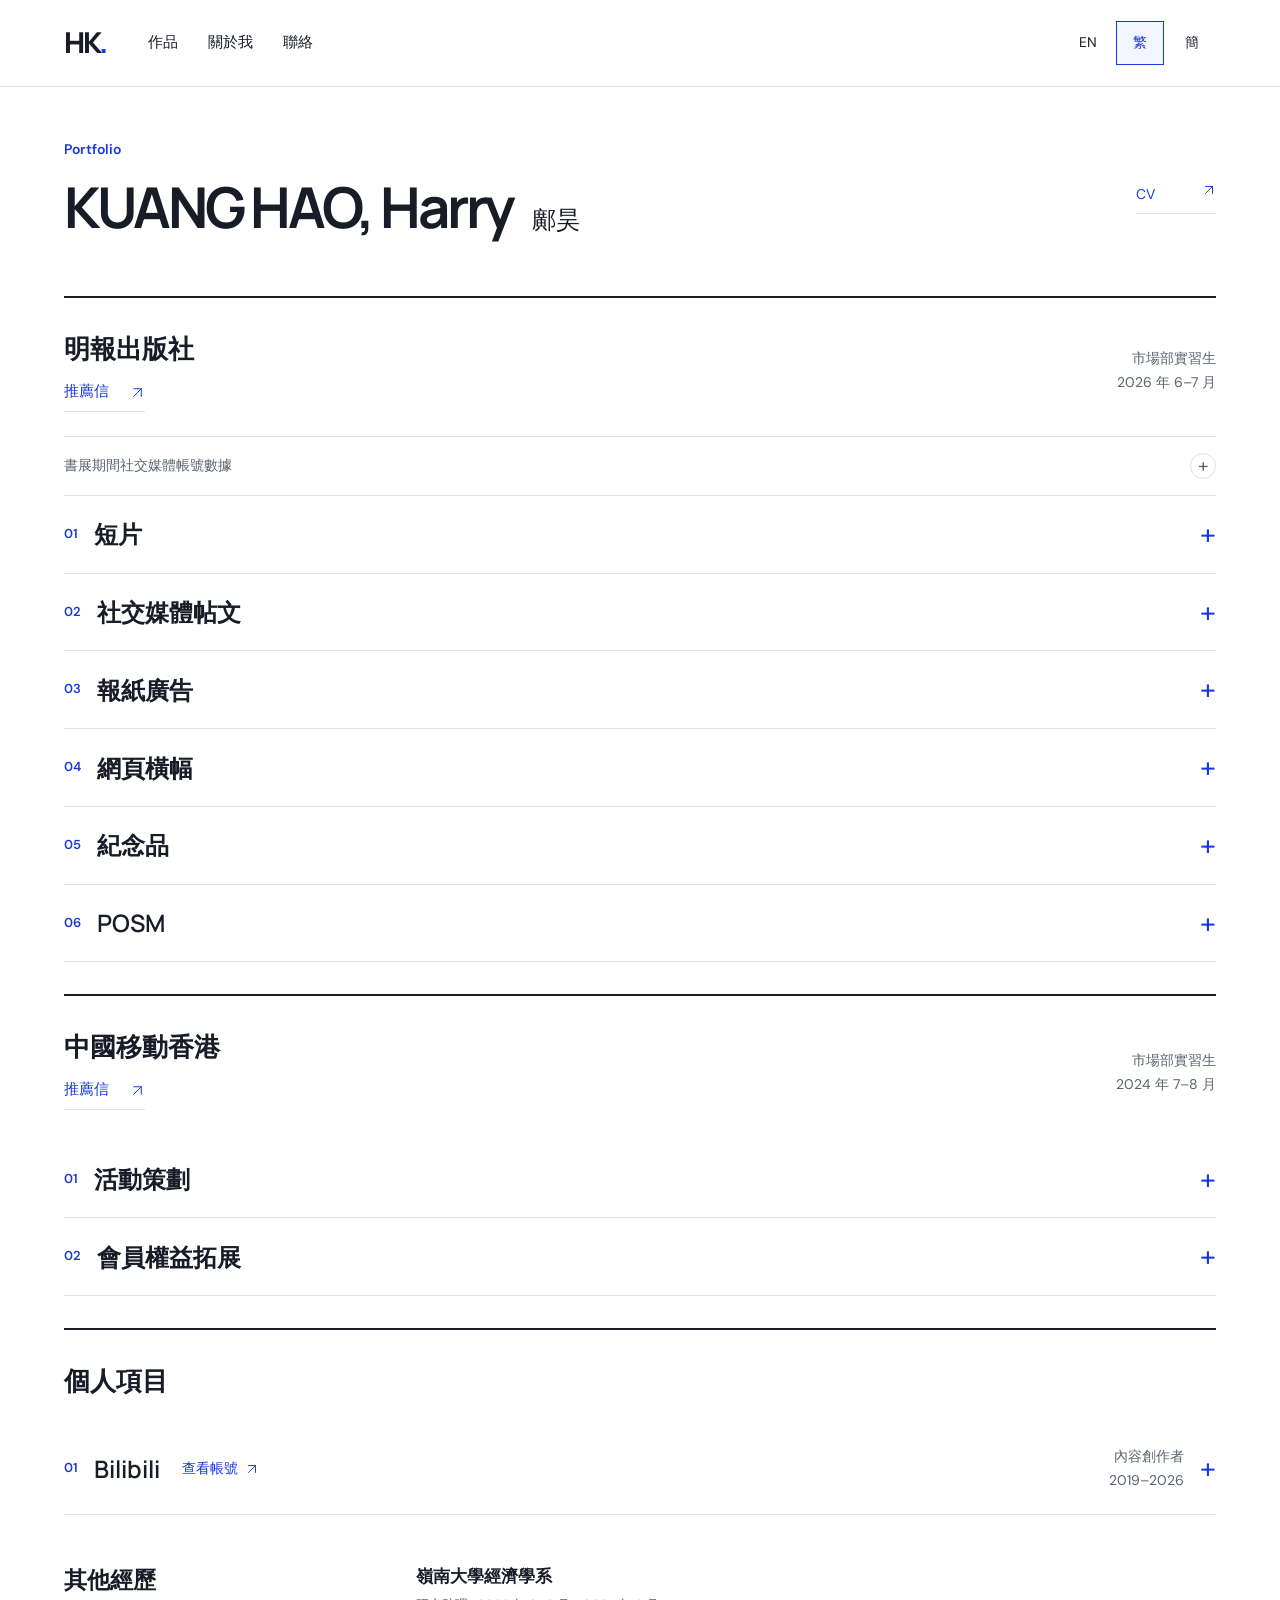
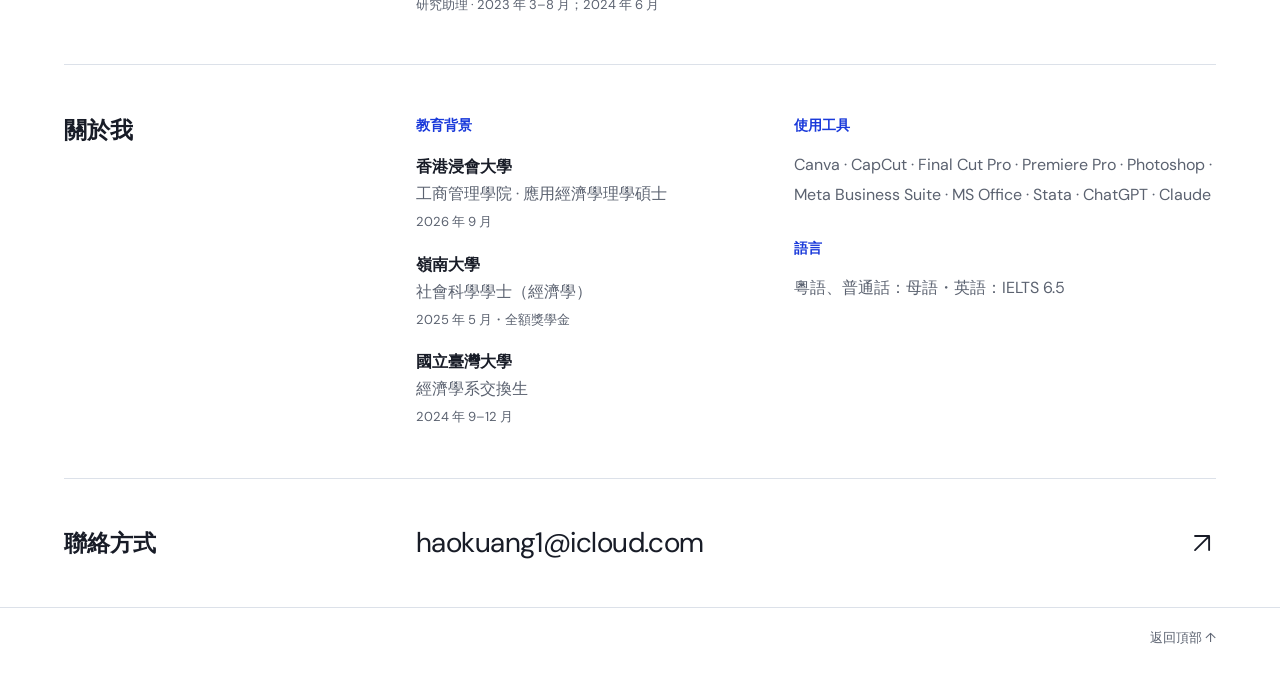
<file: zh-hant/index.html>
<!doctype html><html lang="zh-Hant"><head><meta charset="utf-8"><meta name="viewport" content="width=device-width,initial-scale=1"><title>KUANG HAO, Harry | Portfolio</title><meta name="description" content="鄺昊的市場推廣作品集，展示明報出版社實習期間的短片、社交媒體帖文、報紙廣告、網頁橫幅及紀念品訂購工作。"><meta name="robots" content="noindex,nofollow"><meta name="theme-color" content="#1939da"><link rel="icon" href="../assets/favicon.svg" type="image/svg+xml"><link rel="stylesheet" href="../styles.css"><script src="../site.js" defer></script></head><body><a class="skip-link" href="#main">跳至內容</a>
<header class="site-header"><a class="wordmark" href="../zh-hant/index.html" aria-label="KUANG HAO, Harry">HK<span>.</span></a><nav aria-label="主要導覽"><a href="#work">作品</a><a href="#about">關於我</a><a href="#contact">聯絡</a></nav><nav class="languages" aria-label="語言"><a href="../" lang="en" hreflang="en" data-language-link >EN</a><a href="../zh-hant/index.html" lang="zh-Hant" hreflang="zh-Hant" data-language-link aria-current="page">繁</a><a href="../zh-hans/index.html" lang="zh-Hans" hreflang="zh-Hans" data-language-link >簡</a></nav></header>
<main id="main"><section class="intro"><div><p class="eyebrow">Portfolio</p><h1>KUANG HAO, Harry<span>鄺昊</span></h1></div><div class="document-links"><a href="../assets/harry-kuang-cv-zh.pdf" target="_blank" rel="noopener">CV <svg class="external-icon" width="16" height="16" viewBox="0 0 24 24" fill="none" stroke="currentColor" stroke-width="1.6" stroke-linecap="round" stroke-linejoin="round" aria-hidden="true" focusable="false"><path d="M6 18 18 6M6 6h12v12"/></svg></a></div></section>
<section id="work" class="selected-work"><div class="project-heading"><div><h2>明報出版社</h2><div class="employer-links"><a class="recommendation-link" href="../assets/harry-kuang-recommendation-zh.pdf" target="_blank" rel="noopener">推薦信 <svg class="external-icon" width="16" height="16" viewBox="0 0 24 24" fill="none" stroke="currentColor" stroke-width="1.6" stroke-linecap="round" stroke-linejoin="round" aria-hidden="true" focusable="false"><path d="M6 18 18 6M6 6h12v12"/></svg></a></div></div><p class="project-meta">市場部實習生<span>2026 年 6–7 月</span></p></div>
<details class="account-analytics"><summary class="analytics-toggle">書展期間社交媒體帳號數據 <span aria-hidden="true">+</span></summary><div class="analytics-gallery"><figure class="work-image "><a href="../assets/video-evidence-5.png" target="_blank" rel="noopener" aria-label="Instagram 後台數據 · 2026年7月15–21日 · 完整圖片於新分頁開啟"><img srcset="../assets/previews/video-evidence-5-480.webp 480w, ../assets/previews/video-evidence-5-960.webp 960w, ../assets/previews/video-evidence-5-1440.webp 1440w" sizes="auto, (max-width: 700px) 88vw, (max-width: 1320px) 90vw, 1188px" src="../assets/previews/video-evidence-5-960.webp" alt="Instagram 後台數據 · 2026年7月15–21日" width="2544" height="1796" loading="lazy" decoding="async"></a><figcaption><span>Instagram 後台數據 · 2026年7月15–21日</span><a href="../assets/video-evidence-5.png" target="_blank" rel="noopener">查看完整圖片 <svg class="external-icon" width="16" height="16" viewBox="0 0 24 24" fill="none" stroke="currentColor" stroke-width="1.6" stroke-linecap="round" stroke-linejoin="round" aria-hidden="true" focusable="false"><path d="M6 18 18 6M6 6h12v12"/></svg></a></figcaption></figure><figure class="work-image "><a href="../assets/video-evidence-6.png" target="_blank" rel="noopener" aria-label="Facebook 後台數據 · 2026年7月15–21日 · 完整圖片於新分頁開啟"><img srcset="../assets/previews/video-evidence-6-480.webp 480w, ../assets/previews/video-evidence-6-960.webp 960w, ../assets/previews/video-evidence-6-1440.webp 1440w" sizes="auto, (max-width: 700px) 88vw, (max-width: 1320px) 90vw, 1188px" src="../assets/previews/video-evidence-6-960.webp" alt="Facebook 後台數據 · 2026年7月15–21日" width="2520" height="1800" loading="lazy" decoding="async"></a><figcaption><span>Facebook 後台數據 · 2026年7月15–21日</span><a href="../assets/video-evidence-6.png" target="_blank" rel="noopener">查看完整圖片 <svg class="external-icon" width="16" height="16" viewBox="0 0 24 24" fill="none" stroke="currentColor" stroke-width="1.6" stroke-linecap="round" stroke-linejoin="round" aria-hidden="true" focusable="false"><path d="M6 18 18 6M6 6h12v12"/></svg></a></figcaption></figure></div></details>
<details id="videos" class="work-section"><summary class="work-toggle"><span class="work-heading-title"><span class="section-number">01</span><h3>短片</h3></span><span class="toggle-mark" aria-hidden="true">+</span></summary><div class="work-body"><p class="work-role"><span class="role-label">我的職責</span>負責編劇及參演，使用 CapCut、Final Cut Pro 剪輯，並透過 Meta Business Suite 發布；書展短片每條由拍攝到發布約 30 分鐘。</p><div class="media-grid featured-grid"><article class="media-card featured-card"><div class="media-heading"><span class="media-type">REELS / 01</span><span class="instagram-label">Instagram</span></div><h4>POV:當老細叫我宣傳明報出版社攤位</h4><details open class="instagram-preview" data-media-url="https://www.instagram.com/p/Day_UALFGON/" data-preview-title="POV:當老細叫我宣傳明報出版社攤位 · Instagram"><summary>載入 Instagram 預覽 <span aria-hidden="true">+</span></summary><div class="embed-slot"></div><p class="preview-help">如預覽未能顯示，可前往 Instagram 查看原帖。</p></details><a class="media-link" href="https://www.instagram.com/p/Day_UALFGON/" target="_blank" rel="noopener">前往 Instagram 觀看 <svg class="external-icon" width="16" height="16" viewBox="0 0 24 24" fill="none" stroke="currentColor" stroke-width="1.6" stroke-linecap="round" stroke-linejoin="round" aria-hidden="true" focusable="false"><path d="M6 18 18 6M6 6h12v12"/></svg></a></article><article class="media-card featured-card"><div class="media-heading"><span class="media-type">REELS / 02</span><span class="instagram-label">Instagram</span></div><h4>POV：當老細鍾意咗上鏡宣傳 EP2</h4><details open class="instagram-preview" data-media-url="https://www.instagram.com/reel/Da7lSFUlX2M/" data-preview-title="POV：當老細鍾意咗上鏡宣傳 EP2 · Instagram"><summary>載入 Instagram 預覽 <span aria-hidden="true">+</span></summary><div class="embed-slot"></div><p class="preview-help">如預覽未能顯示，可前往 Instagram 查看原帖。</p></details><a class="media-link" href="https://www.instagram.com/reel/Da7lSFUlX2M/" target="_blank" rel="noopener">前往 Instagram 觀看 <svg class="external-icon" width="16" height="16" viewBox="0 0 24 24" fill="none" stroke="currentColor" stroke-width="1.6" stroke-linecap="round" stroke-linejoin="round" aria-hidden="true" focusable="false"><path d="M6 18 18 6M6 6h12v12"/></svg></a></article></div><details class="more-videos"><summary>更多 <span>04 <span aria-hidden="true">+</span></span></summary><div class="video-links"><a href="https://www.instagram.com/reel/Da1oa47iG-D/" target="_blank" rel="noopener"><span>老細鍾意咗上鏡宣傳</span><svg class="external-icon" width="16" height="16" viewBox="0 0 24 24" fill="none" stroke="currentColor" stroke-width="1.6" stroke-linecap="round" stroke-linejoin="round" aria-hidden="true" focusable="false"><path d="M6 18 18 6M6 6h12v12"/></svg></a><a href="https://www.instagram.com/reel/Da-CCahTH-Q/" target="_blank" rel="noopener"><span>老細鍾意咗上鏡宣傳 EP3</span><svg class="external-icon" width="16" height="16" viewBox="0 0 24 24" fill="none" stroke="currentColor" stroke-width="1.6" stroke-linecap="round" stroke-linejoin="round" aria-hidden="true" focusable="false"><path d="M6 18 18 6M6 6h12v12"/></svg></a><a href="https://www.instagram.com/reel/DbCXE8LDy8h/" target="_blank" rel="noopener"><span>書展最後一日</span><svg class="external-icon" width="16" height="16" viewBox="0 0 24 24" fill="none" stroke="currentColor" stroke-width="1.6" stroke-linecap="round" stroke-linejoin="round" aria-hidden="true" focusable="false"><path d="M6 18 18 6M6 6h12v12"/></svg></a><a href="https://www.instagram.com/reel/Da_2AyOidZS/" target="_blank" rel="noopener"><span>書展Day6:明報攤位歡迎你</span><svg class="external-icon" width="16" height="16" viewBox="0 0 24 24" fill="none" stroke="currentColor" stroke-width="1.6" stroke-linecap="round" stroke-linejoin="round" aria-hidden="true" focusable="false"><path d="M6 18 18 6M6 6h12v12"/></svg></a></div></details><details class="more-videos evidence"><summary>工程文件截圖 <span aria-hidden="true">+</span></summary><div class="evidence-gallery"><figure class="work-image "><a href="../assets/video-evidence-1.png" target="_blank" rel="noopener" aria-label="剪輯工程 · 01 · 完整圖片於新分頁開啟"><img srcset="../assets/previews/video-evidence-1-480.webp 480w, ../assets/previews/video-evidence-1-960.webp 960w, ../assets/previews/video-evidence-1-1440.webp 1440w" sizes="auto, (max-width: 700px) 88vw, (max-width: 1320px) 90vw, 1188px" src="../assets/previews/video-evidence-1-960.webp" alt="剪輯工程 · 01" width="3184" height="1986" loading="lazy" decoding="async"></a><figcaption><span>剪輯工程 · 01</span><a href="../assets/video-evidence-1.png" target="_blank" rel="noopener">查看完整圖片 <svg class="external-icon" width="16" height="16" viewBox="0 0 24 24" fill="none" stroke="currentColor" stroke-width="1.6" stroke-linecap="round" stroke-linejoin="round" aria-hidden="true" focusable="false"><path d="M6 18 18 6M6 6h12v12"/></svg></a></figcaption></figure><figure class="work-image "><a href="../assets/video-evidence-2.png" target="_blank" rel="noopener" aria-label="剪輯工程 · 02 · 完整圖片於新分頁開啟"><img srcset="../assets/previews/video-evidence-2-480.webp 480w, ../assets/previews/video-evidence-2-960.webp 960w, ../assets/previews/video-evidence-2-1440.webp 1440w" sizes="auto, (max-width: 700px) 88vw, (max-width: 1320px) 90vw, 1188px" src="../assets/previews/video-evidence-2-960.webp" alt="剪輯工程 · 02" width="3178" height="1992" loading="lazy" decoding="async"></a><figcaption><span>剪輯工程 · 02</span><a href="../assets/video-evidence-2.png" target="_blank" rel="noopener">查看完整圖片 <svg class="external-icon" width="16" height="16" viewBox="0 0 24 24" fill="none" stroke="currentColor" stroke-width="1.6" stroke-linecap="round" stroke-linejoin="round" aria-hidden="true" focusable="false"><path d="M6 18 18 6M6 6h12v12"/></svg></a></figcaption></figure><figure class="work-image "><a href="../assets/video-evidence-3.png" target="_blank" rel="noopener" aria-label="剪輯工程 · 03 · 完整圖片於新分頁開啟"><img srcset="../assets/previews/video-evidence-3-480.webp 480w, ../assets/previews/video-evidence-3-960.webp 960w, ../assets/previews/video-evidence-3-1440.webp 1440w" sizes="auto, (max-width: 700px) 88vw, (max-width: 1320px) 90vw, 1188px" src="../assets/previews/video-evidence-3-960.webp" alt="剪輯工程 · 03" width="3194" height="2008" loading="lazy" decoding="async"></a><figcaption><span>剪輯工程 · 03</span><a href="../assets/video-evidence-3.png" target="_blank" rel="noopener">查看完整圖片 <svg class="external-icon" width="16" height="16" viewBox="0 0 24 24" fill="none" stroke="currentColor" stroke-width="1.6" stroke-linecap="round" stroke-linejoin="round" aria-hidden="true" focusable="false"><path d="M6 18 18 6M6 6h12v12"/></svg></a></figcaption></figure><figure class="work-image "><a href="../assets/video-evidence-4.png" target="_blank" rel="noopener" aria-label="剪輯工程 · 04 · 完整圖片於新分頁開啟"><img srcset="../assets/previews/video-evidence-4-480.webp 480w, ../assets/previews/video-evidence-4-960.webp 960w, ../assets/previews/video-evidence-4-1440.webp 1440w" sizes="auto, (max-width: 700px) 88vw, (max-width: 1320px) 90vw, 1188px" src="../assets/previews/video-evidence-4-960.webp" alt="剪輯工程 · 04" width="3248" height="2006" loading="lazy" decoding="async"></a><figcaption><span>剪輯工程 · 04</span><a href="../assets/video-evidence-4.png" target="_blank" rel="noopener">查看完整圖片 <svg class="external-icon" width="16" height="16" viewBox="0 0 24 24" fill="none" stroke="currentColor" stroke-width="1.6" stroke-linecap="round" stroke-linejoin="round" aria-hidden="true" focusable="false"><path d="M6 18 18 6M6 6h12v12"/></svg></a></figcaption></figure></div></details></div></details>
<details id="social" class="work-section"><summary class="work-toggle"><span class="work-heading-title"><span class="section-number">02</span><h3>社交媒體帖文</h3></span><span class="toggle-mark" aria-hidden="true">+</span></summary><div class="work-body"><p class="work-role"><span class="role-label">我的職責</span>使用 Canva 設計、撰寫文案，並透過 Meta Business Suite 排程及發布。</p><div class="media-grid post-grid"><article class="media-card "><div class="media-heading"><span class="media-type">POST / 01</span><span class="instagram-label">Instagram</span></div><h4>2026香港書展宣傳</h4><details open class="instagram-preview" data-media-url="https://www.instagram.com/p/DanMdPYDUCZ/" data-preview-title="2026香港書展宣傳 · Instagram"><summary>載入 Instagram 預覽 <span aria-hidden="true">+</span></summary><div class="embed-slot"></div><p class="preview-help">如預覽未能顯示，可前往 Instagram 查看原帖。</p></details><a class="media-link" href="https://www.instagram.com/p/DanMdPYDUCZ/" target="_blank" rel="noopener">查看 Instagram 原帖 <svg class="external-icon" width="16" height="16" viewBox="0 0 24 24" fill="none" stroke="currentColor" stroke-width="1.6" stroke-linecap="round" stroke-linejoin="round" aria-hidden="true" focusable="false"><path d="M6 18 18 6M6 6h12v12"/></svg></a></article><article class="media-card "><div class="media-heading"><span class="media-type">POST / 02</span><span class="instagram-label">Instagram</span></div><h4>新書宣傳《原振俠系列少年版07》</h4><details open class="instagram-preview" data-media-url="https://www.instagram.com/p/DaSpjcfjydP/" data-preview-title="新書宣傳《原振俠系列少年版07》 · Instagram"><summary>載入 Instagram 預覽 <span aria-hidden="true">+</span></summary><div class="embed-slot"></div><p class="preview-help">如預覽未能顯示，可前往 Instagram 查看原帖。</p></details><a class="media-link" href="https://www.instagram.com/p/DaSpjcfjydP/" target="_blank" rel="noopener">查看 Instagram 原帖 <svg class="external-icon" width="16" height="16" viewBox="0 0 24 24" fill="none" stroke="currentColor" stroke-width="1.6" stroke-linecap="round" stroke-linejoin="round" aria-hidden="true" focusable="false"><path d="M6 18 18 6M6 6h12v12"/></svg></a></article><article class="media-card "><div class="media-heading"><span class="media-type">POST / 03</span><span class="instagram-label">Instagram</span></div><h4>新書宣傳《迪迪的Diary4 浪漫一場》</h4><details open class="instagram-preview" data-media-url="https://www.instagram.com/p/DaVOgICCC4B/" data-preview-title="新書宣傳《迪迪的Diary4 浪漫一場》 · Instagram"><summary>載入 Instagram 預覽 <span aria-hidden="true">+</span></summary><div class="embed-slot"></div><p class="preview-help">如預覽未能顯示，可前往 Instagram 查看原帖。</p></details><a class="media-link" href="https://www.instagram.com/p/DaVOgICCC4B/" target="_blank" rel="noopener">查看 Instagram 原帖 <svg class="external-icon" width="16" height="16" viewBox="0 0 24 24" fill="none" stroke="currentColor" stroke-width="1.6" stroke-linecap="round" stroke-linejoin="round" aria-hidden="true" focusable="false"><path d="M6 18 18 6M6 6h12v12"/></svg></a></article><article class="media-card "><div class="media-heading"><span class="media-type">POST / 04</span><span class="instagram-label">Instagram</span></div><h4>新書宣傳《醫言有理》</h4><details open class="instagram-preview" data-media-url="https://www.instagram.com/p/DaaRFUDjQ9M/" data-preview-title="新書宣傳《醫言有理》 · Instagram"><summary>載入 Instagram 預覽 <span aria-hidden="true">+</span></summary><div class="embed-slot"></div><p class="preview-help">如預覽未能顯示，可前往 Instagram 查看原帖。</p></details><a class="media-link" href="https://www.instagram.com/p/DaaRFUDjQ9M/" target="_blank" rel="noopener">查看 Instagram 原帖 <svg class="external-icon" width="16" height="16" viewBox="0 0 24 24" fill="none" stroke="currentColor" stroke-width="1.6" stroke-linecap="round" stroke-linejoin="round" aria-hidden="true" focusable="false"><path d="M6 18 18 6M6 6h12v12"/></svg></a></article><article class="media-card "><div class="media-heading"><span class="media-type">POST / 05</span><span class="instagram-label">Facebook</span></div><h4>文化講座宣傳1</h4><figure class="work-image "><a href="../assets/facebook-cultural-talk.jpg" target="_blank" rel="noopener" aria-label="文化講座宣傳1 · 完整圖片於新分頁開啟"><img srcset="../assets/previews/facebook-cultural-talk-480.webp 480w, ../assets/previews/facebook-cultural-talk-960.webp 960w, ../assets/previews/facebook-cultural-talk-1179.webp 1179w" sizes="auto, (max-width: 700px) 88vw, (max-width: 1320px) 90vw, 1188px" src="../assets/previews/facebook-cultural-talk-960.webp" alt="文化講座宣傳1" width="1179" height="2157" loading="lazy" decoding="async"></a><figcaption><span>文化講座宣傳1</span><a href="../assets/facebook-cultural-talk.jpg" target="_blank" rel="noopener">查看完整圖片 <svg class="external-icon" width="16" height="16" viewBox="0 0 24 24" fill="none" stroke="currentColor" stroke-width="1.6" stroke-linecap="round" stroke-linejoin="round" aria-hidden="true" focusable="false"><path d="M6 18 18 6M6 6h12v12"/></svg></a></figcaption></figure><a class="media-link" href="https://www.facebook.com/share/p/1K368RgWjb/" target="_blank" rel="noopener">查看 Facebook 原帖 <svg class="external-icon" width="16" height="16" viewBox="0 0 24 24" fill="none" stroke="currentColor" stroke-width="1.6" stroke-linecap="round" stroke-linejoin="round" aria-hidden="true" focusable="false"><path d="M6 18 18 6M6 6h12v12"/></svg></a></article></div></div></details>
<details id="print" class="work-section"><summary class="work-toggle"><span class="work-heading-title"><span class="section-number">03</span><h3>報紙廣告</h3></span><span class="toggle-mark" aria-hidden="true">+</span></summary><div class="work-body"><p class="work-role"><span class="role-label">我的職責</span>撰寫文案、排版及編排廣告刊登日期。</p><div class="print-grid"><figure class="work-image "><a href="../assets/newspaper-cuson.jpg" target="_blank" rel="noopener" aria-label="《怪叔叔の網絡散步道》 · 完整圖片於新分頁開啟"><img srcset="../assets/previews/newspaper-cuson-480.webp 480w, ../assets/previews/newspaper-cuson-960.webp 960w, ../assets/previews/newspaper-cuson-1279.webp 1279w" sizes="auto, (max-width: 700px) 88vw, (max-width: 1320px) 90vw, 1188px" src="../assets/previews/newspaper-cuson-960.webp" alt="《怪叔叔の網絡散步道》" width="1279" height="2045" loading="lazy" decoding="async"></a><figcaption><span>《怪叔叔の網絡散步道》</span><a href="../assets/newspaper-cuson.jpg" target="_blank" rel="noopener">查看完整圖片 <svg class="external-icon" width="16" height="16" viewBox="0 0 24 24" fill="none" stroke="currentColor" stroke-width="1.6" stroke-linecap="round" stroke-linejoin="round" aria-hidden="true" focusable="false"><path d="M6 18 18 6M6 6h12v12"/></svg></a></figcaption></figure><figure class="work-image "><a href="../assets/newspaper-romance.jpg" target="_blank" rel="noopener" aria-label="《迪迪的Diary4 浪漫一場》 · 完整圖片於新分頁開啟"><img srcset="../assets/previews/newspaper-romance-480.webp 480w, ../assets/previews/newspaper-romance-960.webp 960w, ../assets/previews/newspaper-romance-1279.webp 1279w" sizes="auto, (max-width: 700px) 88vw, (max-width: 1320px) 90vw, 1188px" src="../assets/previews/newspaper-romance-960.webp" alt="《迪迪的Diary4 浪漫一場》" width="1279" height="2040" loading="lazy" decoding="async"></a><figcaption><span>《迪迪的Diary4 浪漫一場》</span><a href="../assets/newspaper-romance.jpg" target="_blank" rel="noopener">查看完整圖片 <svg class="external-icon" width="16" height="16" viewBox="0 0 24 24" fill="none" stroke="currentColor" stroke-width="1.6" stroke-linecap="round" stroke-linejoin="round" aria-hidden="true" focusable="false"><path d="M6 18 18 6M6 6h12v12"/></svg></a></figcaption></figure><figure class="work-image "><a href="../assets/newspaper-medical.jpg" target="_blank" rel="noopener" aria-label="《醫言有理》 · 完整圖片於新分頁開啟"><img srcset="../assets/previews/newspaper-medical-480.webp 480w, ../assets/previews/newspaper-medical-960.webp 960w, ../assets/previews/newspaper-medical-1279.webp 1279w" sizes="auto, (max-width: 700px) 88vw, (max-width: 1320px) 90vw, 1188px" src="../assets/previews/newspaper-medical-960.webp" alt="《醫言有理》" width="1279" height="2029" loading="lazy" decoding="async"></a><figcaption><span>《醫言有理》</span><a href="../assets/newspaper-medical.jpg" target="_blank" rel="noopener">查看完整圖片 <svg class="external-icon" width="16" height="16" viewBox="0 0 24 24" fill="none" stroke="currentColor" stroke-width="1.6" stroke-linecap="round" stroke-linejoin="round" aria-hidden="true" focusable="false"><path d="M6 18 18 6M6 6h12v12"/></svg></a></figcaption></figure></div></div></details>
<details id="banners" class="work-section"><summary class="work-toggle"><span class="work-heading-title"><span class="section-number">04</span><h3>網頁橫幅</h3></span><span class="toggle-mark" aria-hidden="true">+</span></summary><div class="work-body"><p class="work-role"><span class="role-label">我的職責</span>使用 Canva 設計網頁橫幅。</p><div class="banner-gallery"><figure class="work-image "><a href="../assets/banner-book-fair.png" target="_blank" rel="noopener" aria-label="2026 香港書展 · 完整圖片於新分頁開啟"><img srcset="../assets/previews/banner-book-fair-480.webp 480w, ../assets/previews/banner-book-fair-960.webp 960w, ../assets/previews/banner-book-fair-1440.webp 1440w" sizes="auto, (max-width: 700px) 88vw, (max-width: 1320px) 90vw, 1188px" src="../assets/previews/banner-book-fair-960.webp" alt="2026 香港書展" width="3024" height="846" loading="lazy" decoding="async"></a><figcaption><span>2026 香港書展</span><a href="../assets/banner-book-fair.png" target="_blank" rel="noopener">查看完整圖片 <svg class="external-icon" width="16" height="16" viewBox="0 0 24 24" fill="none" stroke="currentColor" stroke-width="1.6" stroke-linecap="round" stroke-linejoin="round" aria-hidden="true" focusable="false"><path d="M6 18 18 6M6 6h12v12"/></svg></a></figcaption></figure><figure class="work-image "><a href="../assets/banner-yuen.png" target="_blank" rel="noopener" aria-label="《原振俠少年版》 · 完整圖片於新分頁開啟"><img srcset="../assets/previews/banner-yuen-480.webp 480w, ../assets/previews/banner-yuen-960.webp 960w, ../assets/previews/banner-yuen-1440.webp 1440w" sizes="auto, (max-width: 700px) 88vw, (max-width: 1320px) 90vw, 1188px" src="../assets/previews/banner-yuen-960.webp" alt="《原振俠少年版》" width="3076" height="900" loading="lazy" decoding="async"></a><figcaption><span>《原振俠少年版》</span><a href="../assets/banner-yuen.png" target="_blank" rel="noopener">查看完整圖片 <svg class="external-icon" width="16" height="16" viewBox="0 0 24 24" fill="none" stroke="currentColor" stroke-width="1.6" stroke-linecap="round" stroke-linejoin="round" aria-hidden="true" focusable="false"><path d="M6 18 18 6M6 6h12v12"/></svg></a></figcaption></figure><figure class="work-image "><a href="../assets/banner-cinema.png" target="_blank" rel="noopener" aria-label="《光影裏的永恆回憶》系列 · 完整圖片於新分頁開啟"><img srcset="../assets/previews/banner-cinema-480.webp 480w, ../assets/previews/banner-cinema-960.webp 960w, ../assets/previews/banner-cinema-1440.webp 1440w" sizes="auto, (max-width: 700px) 88vw, (max-width: 1320px) 90vw, 1188px" src="../assets/previews/banner-cinema-960.webp" alt="《光影裏的永恆回憶》系列" width="3050" height="858" loading="lazy" decoding="async"></a><figcaption><span>《光影裏的永恆回憶》系列</span><a href="../assets/banner-cinema.png" target="_blank" rel="noopener">查看完整圖片 <svg class="external-icon" width="16" height="16" viewBox="0 0 24 24" fill="none" stroke="currentColor" stroke-width="1.6" stroke-linecap="round" stroke-linejoin="round" aria-hidden="true" focusable="false"><path d="M6 18 18 6M6 6h12v12"/></svg></a></figcaption></figure><figure class="work-image "><a href="../assets/banner-wisely.png" target="_blank" rel="noopener" aria-label="《衛斯理少年版》系列推廣 · 完整圖片於新分頁開啟"><img srcset="../assets/previews/banner-wisely-480.webp 480w, ../assets/previews/banner-wisely-960.webp 960w, ../assets/previews/banner-wisely-1440.webp 1440w" sizes="auto, (max-width: 700px) 88vw, (max-width: 1320px) 90vw, 1188px" src="../assets/previews/banner-wisely-960.webp" alt="《衛斯理少年版》系列推廣" width="3042" height="890" loading="lazy" decoding="async"></a><figcaption><span>《衛斯理少年版》系列推廣</span><a href="../assets/banner-wisely.png" target="_blank" rel="noopener">查看完整圖片 <svg class="external-icon" width="16" height="16" viewBox="0 0 24 24" fill="none" stroke="currentColor" stroke-width="1.6" stroke-linecap="round" stroke-linejoin="round" aria-hidden="true" focusable="false"><path d="M6 18 18 6M6 6h12v12"/></svg></a></figcaption></figure></div></div></details>
<details id="merchandise" class="work-section"><summary class="work-toggle"><span class="work-heading-title"><span class="section-number">05</span><h3>紀念品</h3></span><span class="toggle-mark" aria-hidden="true">+</span></summary><div class="work-body"><p class="work-role"><span class="role-label">我的職責</span>參與品類討論及訂購。</p><div class="merch-grid"><figure class="work-image folder-photo"><a href="../assets/promotional-folders.jpg" target="_blank" rel="noopener" aria-label="文件夾 · 完整圖片於新分頁開啟"><img srcset="../assets/previews/promotional-folders-480.webp 480w, ../assets/previews/promotional-folders-960.webp 960w, ../assets/previews/promotional-folders-1440.webp 1440w" sizes="auto, (max-width: 700px) 88vw, (max-width: 1320px) 90vw, 1188px" src="../assets/previews/promotional-folders-960.webp" alt="文件夾" width="4284" height="3904" loading="lazy" decoding="async"></a><figcaption><span>文件夾</span><a href="../assets/promotional-folders.jpg" target="_blank" rel="noopener">查看完整圖片 <svg class="external-icon" width="16" height="16" viewBox="0 0 24 24" fill="none" stroke="currentColor" stroke-width="1.6" stroke-linecap="round" stroke-linejoin="round" aria-hidden="true" focusable="false"><path d="M6 18 18 6M6 6h12v12"/></svg></a></figcaption></figure><div class="worksheet-gallery"><figure class="work-image "><a href="../assets/order-sheet-01.jpg" target="_blank" rel="noopener" aria-label="訂購工作表・01 · 完整圖片於新分頁開啟"><img srcset="../assets/previews/order-sheet-01-480.webp 480w, ../assets/previews/order-sheet-01-960.webp 960w, ../assets/previews/order-sheet-01-1440.webp 1440w" sizes="auto, (max-width: 700px) 88vw, (max-width: 1320px) 90vw, 1188px" src="../assets/previews/order-sheet-01-960.webp" alt="訂購工作表・01" width="2262" height="1294" loading="lazy" decoding="async"></a><figcaption><span>訂購工作表・01</span><a href="../assets/order-sheet-01.jpg" target="_blank" rel="noopener">查看完整圖片 <svg class="external-icon" width="16" height="16" viewBox="0 0 24 24" fill="none" stroke="currentColor" stroke-width="1.6" stroke-linecap="round" stroke-linejoin="round" aria-hidden="true" focusable="false"><path d="M6 18 18 6M6 6h12v12"/></svg></a></figcaption></figure><figure class="work-image "><a href="../assets/order-sheet-02.jpg" target="_blank" rel="noopener" aria-label="訂購工作表・02 · 完整圖片於新分頁開啟"><img srcset="../assets/previews/order-sheet-02-480.webp 480w, ../assets/previews/order-sheet-02-960.webp 960w, ../assets/previews/order-sheet-02-1440.webp 1440w" sizes="auto, (max-width: 700px) 88vw, (max-width: 1320px) 90vw, 1188px" src="../assets/previews/order-sheet-02-960.webp" alt="訂購工作表・02" width="2268" height="1420" loading="lazy" decoding="async"></a><figcaption><span>訂購工作表・02</span><a href="../assets/order-sheet-02.jpg" target="_blank" rel="noopener">查看完整圖片 <svg class="external-icon" width="16" height="16" viewBox="0 0 24 24" fill="none" stroke="currentColor" stroke-width="1.6" stroke-linecap="round" stroke-linejoin="round" aria-hidden="true" focusable="false"><path d="M6 18 18 6M6 6h12v12"/></svg></a></figcaption></figure></div></div></div></details><details id="posm" class="work-section"><summary class="work-toggle"><span class="work-heading-title"><span class="section-number">06</span><h3>POSM</h3></span><span class="toggle-mark" aria-hidden="true">+</span></summary><div class="work-body"><p class="work-role"><span class="role-label">我的職責</span>負責創意構思、文案撰寫及初步佈局草圖設計。</p><div class="posm-gallery"><figure class="work-image "><a href="../assets/posm-display-board.jpg" target="_blank" rel="noopener" aria-label="展板 · 完整圖片於新分頁開啟"><img srcset="../assets/previews/posm-display-board-480.webp 480w, ../assets/previews/posm-display-board-960.webp 960w, ../assets/previews/posm-display-board-1440.webp 1440w" sizes="auto, (max-width: 700px) 88vw, (max-width: 1320px) 90vw, 1188px" src="../assets/previews/posm-display-board-960.webp" alt="展板" width="1453" height="1279" loading="lazy" decoding="async"></a><figcaption><span>展板</span><a href="../assets/posm-display-board.jpg" target="_blank" rel="noopener">查看完整圖片 <svg class="external-icon" width="16" height="16" viewBox="0 0 24 24" fill="none" stroke="currentColor" stroke-width="1.6" stroke-linecap="round" stroke-linejoin="round" aria-hidden="true" focusable="false"><path d="M6 18 18 6M6 6h12v12"/></svg></a></figcaption></figure><figure class="work-image "><a href="../assets/posm-overhead-banner.jpg" target="_blank" rel="noopener" aria-label="頂部橫幅 · 完整圖片於新分頁開啟"><img srcset="../assets/previews/posm-overhead-banner-480.webp 480w, ../assets/previews/posm-overhead-banner-960.webp 960w, ../assets/previews/posm-overhead-banner-1440.webp 1440w" sizes="auto, (max-width: 700px) 88vw, (max-width: 1320px) 90vw, 1188px" src="../assets/previews/posm-overhead-banner-960.webp" alt="頂部橫幅" width="2542" height="1279" loading="lazy" decoding="async"></a><figcaption><span>頂部橫幅</span><a href="../assets/posm-overhead-banner.jpg" target="_blank" rel="noopener">查看完整圖片 <svg class="external-icon" width="16" height="16" viewBox="0 0 24 24" fill="none" stroke="currentColor" stroke-width="1.6" stroke-linecap="round" stroke-linejoin="round" aria-hidden="true" focusable="false"><path d="M6 18 18 6M6 6h12v12"/></svg></a></figcaption></figure><figure class="work-image "><a href="../assets/posm-information-board.jpg" target="_blank" rel="noopener" aria-label="信息看板 · 完整圖片於新分頁開啟"><img srcset="../assets/previews/posm-information-board-480.webp 480w, ../assets/previews/posm-information-board-960.webp 960w, ../assets/previews/posm-information-board-1279.webp 1279w" sizes="auto, (max-width: 700px) 88vw, (max-width: 1320px) 90vw, 1188px" src="../assets/previews/posm-information-board-960.webp" alt="信息看板" width="1279" height="1416" loading="lazy" decoding="async"></a><figcaption><span>信息看板</span><a href="../assets/posm-information-board.jpg" target="_blank" rel="noopener">查看完整圖片 <svg class="external-icon" width="16" height="16" viewBox="0 0 24 24" fill="none" stroke="currentColor" stroke-width="1.6" stroke-linecap="round" stroke-linejoin="round" aria-hidden="true" focusable="false"><path d="M6 18 18 6M6 6h12v12"/></svg></a></figcaption></figure><figure class="work-image "><a href="../assets/posm-book-display.jpg" target="_blank" rel="noopener" aria-label="書籍展櫃 · 完整圖片於新分頁開啟"><img srcset="../assets/previews/posm-book-display-480.webp 480w, ../assets/previews/posm-book-display-960.webp 960w, ../assets/previews/posm-book-display-1279.webp 1279w" sizes="auto, (max-width: 700px) 88vw, (max-width: 1320px) 90vw, 1188px" src="../assets/previews/posm-book-display-960.webp" alt="書籍展櫃" width="1279" height="1706" loading="lazy" decoding="async"></a><figcaption><span>書籍展櫃</span><a href="../assets/posm-book-display.jpg" target="_blank" rel="noopener">查看完整圖片 <svg class="external-icon" width="16" height="16" viewBox="0 0 24 24" fill="none" stroke="currentColor" stroke-width="1.6" stroke-linecap="round" stroke-linejoin="round" aria-hidden="true" focusable="false"><path d="M6 18 18 6M6 6h12v12"/></svg></a></figcaption></figure><figure class="work-image "><a href="../assets/posm-booth-signage.jpg" target="_blank" rel="noopener" aria-label="展位指示牌 · 完整圖片於新分頁開啟"><img srcset="../assets/previews/posm-booth-signage-480.webp 480w, ../assets/previews/posm-booth-signage-715.webp 715w" sizes="auto, (max-width: 700px) 88vw, (max-width: 1320px) 90vw, 1188px" src="../assets/previews/posm-booth-signage-715.webp" alt="展位指示牌" width="715" height="1272" loading="lazy" decoding="async"></a><figcaption><span>展位指示牌</span><a href="../assets/posm-booth-signage.jpg" target="_blank" rel="noopener">查看完整圖片 <svg class="external-icon" width="16" height="16" viewBox="0 0 24 24" fill="none" stroke="currentColor" stroke-width="1.6" stroke-linecap="round" stroke-linejoin="round" aria-hidden="true" focusable="false"><path d="M6 18 18 6M6 6h12v12"/></svg></a></figcaption></figure></div></div></details></section>
<section id="cmhk" class="selected-work employer-section"><div class="project-heading"><div><h2>中國移動香港</h2><a class="recommendation-link" href="../assets/harry-kuang-cmhk-recommendation.pdf" target="_blank" rel="noopener">推薦信 <svg class="external-icon" width="16" height="16" viewBox="0 0 24 24" fill="none" stroke="currentColor" stroke-width="1.6" stroke-linecap="round" stroke-linejoin="round" aria-hidden="true" focusable="false"><path d="M6 18 18 6M6 6h12v12"/></svg></a></div><p class="project-meta">市場部實習生<span>2024 年 7–8 月</span></p></div><details id="cmhk-events" class="work-section"><summary class="work-toggle"><span class="work-heading-title"><span class="section-number">01</span><h3>活動策劃</h3></span><span class="toggle-mark" aria-hidden="true">+</span></summary><div class="work-body"><p class="work-role"><span class="role-label">我的職責</span>負責規劃活動流程、準備物料、邀約客人、預訂場地及活動執行。</p><div class="posm-gallery"><figure class="work-image "><a href="../assets/cmhk-event-1.jpg" target="_blank" rel="noopener" aria-label="作家講座 · 完整圖片於新分頁開啟"><img srcset="../assets/previews/cmhk-event-1-480.webp 480w, ../assets/previews/cmhk-event-1-960.webp 960w, ../assets/previews/cmhk-event-1-1440.webp 1440w" sizes="auto, (max-width: 700px) 88vw, (max-width: 1320px) 90vw, 1188px" src="../assets/previews/cmhk-event-1-960.webp" alt="作家講座" width="6633" height="4422" loading="lazy" decoding="async"></a><figcaption><span>作家講座</span><a href="../assets/cmhk-event-1.jpg" target="_blank" rel="noopener">查看完整圖片 <svg class="external-icon" width="16" height="16" viewBox="0 0 24 24" fill="none" stroke="currentColor" stroke-width="1.6" stroke-linecap="round" stroke-linejoin="round" aria-hidden="true" focusable="false"><path d="M6 18 18 6M6 6h12v12"/></svg></a></figcaption></figure><figure class="work-image "><a href="../assets/cmhk-event-2.jpg" target="_blank" rel="noopener" aria-label="會員活動 · 完整圖片於新分頁開啟"><img srcset="../assets/previews/cmhk-event-2-480.webp 480w, ../assets/previews/cmhk-event-2-960.webp 960w, ../assets/previews/cmhk-event-2-1440.webp 1440w" sizes="auto, (max-width: 700px) 88vw, (max-width: 1320px) 90vw, 1188px" src="../assets/previews/cmhk-event-2-960.webp" alt="會員活動" width="6720" height="4480" loading="lazy" decoding="async"></a><figcaption><span>會員活動</span><a href="../assets/cmhk-event-2.jpg" target="_blank" rel="noopener">查看完整圖片 <svg class="external-icon" width="16" height="16" viewBox="0 0 24 24" fill="none" stroke="currentColor" stroke-width="1.6" stroke-linecap="round" stroke-linejoin="round" aria-hidden="true" focusable="false"><path d="M6 18 18 6M6 6h12v12"/></svg></a></figcaption></figure><figure class="work-image "><a href="../assets/cmhk-event-3.png" target="_blank" rel="noopener" aria-label="Samsung 體驗活動 · 完整圖片於新分頁開啟"><img srcset="../assets/previews/cmhk-event-3-480.webp 480w, ../assets/previews/cmhk-event-3-800.webp 800w" sizes="auto, (max-width: 700px) 88vw, (max-width: 1320px) 90vw, 1188px" src="../assets/previews/cmhk-event-3-800.webp" alt="Samsung 體驗活動" width="800" height="1000" loading="lazy" decoding="async"></a><figcaption><span>Samsung 體驗活動</span><a href="../assets/cmhk-event-3.png" target="_blank" rel="noopener">查看完整圖片 <svg class="external-icon" width="16" height="16" viewBox="0 0 24 24" fill="none" stroke="currentColor" stroke-width="1.6" stroke-linecap="round" stroke-linejoin="round" aria-hidden="true" focusable="false"><path d="M6 18 18 6M6 6h12v12"/></svg></a></figcaption></figure><figure class="work-image "><a href="../assets/cmhk-event-4.png" target="_blank" rel="noopener" aria-label="活動優惠物料 · 完整圖片於新分頁開啟"><img srcset="../assets/previews/cmhk-event-4-480.webp 480w, ../assets/previews/cmhk-event-4-960.webp 960w, ../assets/previews/cmhk-event-4-1440.webp 1440w" sizes="auto, (max-width: 700px) 88vw, (max-width: 1320px) 90vw, 1188px" src="../assets/previews/cmhk-event-4-960.webp" alt="活動優惠物料" width="2342" height="1318" loading="lazy" decoding="async"></a><figcaption><span>活動優惠物料</span><a href="../assets/cmhk-event-4.png" target="_blank" rel="noopener">查看完整圖片 <svg class="external-icon" width="16" height="16" viewBox="0 0 24 24" fill="none" stroke="currentColor" stroke-width="1.6" stroke-linecap="round" stroke-linejoin="round" aria-hidden="true" focusable="false"><path d="M6 18 18 6M6 6h12v12"/></svg></a></figcaption></figure></div></div></details><details id="cmhk-benefits" class="work-section"><summary class="work-toggle"><span class="work-heading-title"><span class="section-number">02</span><h3>會員權益拓展</h3></span><span class="toggle-mark" aria-hidden="true">+</span></summary><div class="work-body"><p class="work-role"><span class="role-label">我的職責</span>負責用戶調研、收集數據、與外部企業客戶初步洽談，以及撰寫會員權益規則和客服文檔。</p><div class="posm-gallery"><figure class="work-image "><a href="../assets/cmhk-benefits-1.jpg" target="_blank" rel="noopener" aria-label="會員權益頁面 · 完整圖片於新分頁開啟"><img srcset="../assets/previews/cmhk-benefits-1-480.webp 480w, ../assets/previews/cmhk-benefits-1-960.webp 960w, ../assets/previews/cmhk-benefits-1-1080.webp 1080w" sizes="auto, (max-width: 700px) 88vw, (max-width: 1320px) 90vw, 1188px" src="../assets/previews/cmhk-benefits-1-960.webp" alt="會員權益頁面" width="1080" height="2341" loading="lazy" decoding="async"></a><figcaption><span>會員權益頁面</span><a href="../assets/cmhk-benefits-1.jpg" target="_blank" rel="noopener">查看完整圖片 <svg class="external-icon" width="16" height="16" viewBox="0 0 24 24" fill="none" stroke="currentColor" stroke-width="1.6" stroke-linecap="round" stroke-linejoin="round" aria-hidden="true" focusable="false"><path d="M6 18 18 6M6 6h12v12"/></svg></a></figcaption></figure><figure class="work-image "><a href="../assets/cmhk-benefits-2.png" target="_blank" rel="noopener" aria-label="會員權益規則 · 完整圖片於新分頁開啟"><img srcset="../assets/previews/cmhk-benefits-2-480.webp 480w, ../assets/previews/cmhk-benefits-2-960.webp 960w, ../assets/previews/cmhk-benefits-2-1440.webp 1440w" sizes="auto, (max-width: 700px) 88vw, (max-width: 1320px) 90vw, 1188px" src="../assets/previews/cmhk-benefits-2-960.webp" alt="會員權益規則" width="1878" height="1584" loading="lazy" decoding="async"></a><figcaption><span>會員權益規則</span><a href="../assets/cmhk-benefits-2.png" target="_blank" rel="noopener">查看完整圖片 <svg class="external-icon" width="16" height="16" viewBox="0 0 24 24" fill="none" stroke="currentColor" stroke-width="1.6" stroke-linecap="round" stroke-linejoin="round" aria-hidden="true" focusable="false"><path d="M6 18 18 6M6 6h12v12"/></svg></a></figcaption></figure></div></div></details></section>
<section id="creator" class="selected-work employer-section"><div class="project-heading"><h2>個人項目</h2></div><details id="creator-videos" class="work-section"><summary class="work-toggle creator-toggle"><span class="creator-title-group"><span class="work-heading-title"><span class="section-number">01</span><h3>Bilibili</h3></span><a class="creator-profile" href="https://space.bilibili.com/79933378" target="_blank" rel="noopener">查看帳號 <svg class="external-icon" width="16" height="16" viewBox="0 0 24 24" fill="none" stroke="currentColor" stroke-width="1.6" stroke-linecap="round" stroke-linejoin="round" aria-hidden="true" focusable="false"><path d="M6 18 18 6M6 6h12v12"/></svg></a></span><span class="creator-meta">內容創作者<span>2019–2026</span></span><span class="toggle-mark" aria-hidden="true">+</span></summary><div class="creator-grid"><article class="media-card"><div class="media-heading"><span class="media-type">VIDEO / 01</span><span>Bilibili</span></div><h4>動作捕捉、動畫製作</h4><iframe class="bilibili-player" loading="lazy" data-src="https://player.bilibili.com/player.html?bvid=BV1UP411J7iy&page=1&autoplay=0" title="動作捕捉、動畫製作" allow="fullscreen; picture-in-picture" referrerpolicy="strict-origin-when-cross-origin" allowfullscreen></iframe><a class="media-link" href="https://www.bilibili.com/video/BV1UP411J7iy/" target="_blank" rel="noopener">前往 Bilibili 觀看 <svg class="external-icon" width="16" height="16" viewBox="0 0 24 24" fill="none" stroke="currentColor" stroke-width="1.6" stroke-linecap="round" stroke-linejoin="round" aria-hidden="true" focusable="false"><path d="M6 18 18 6M6 6h12v12"/></svg></a></article><article class="media-card"><div class="media-heading"><span class="media-type">VIDEO / 02</span><span>Bilibili</span></div><h4>Memes</h4><iframe class="bilibili-player" loading="lazy" data-src="https://player.bilibili.com/player.html?bvid=BV1KT411M7GK&page=1&autoplay=0" title="Memes" allow="fullscreen; picture-in-picture" referrerpolicy="strict-origin-when-cross-origin" allowfullscreen></iframe><a class="media-link" href="https://www.bilibili.com/video/BV1KT411M7GK/" target="_blank" rel="noopener">前往 Bilibili 觀看 <svg class="external-icon" width="16" height="16" viewBox="0 0 24 24" fill="none" stroke="currentColor" stroke-width="1.6" stroke-linecap="round" stroke-linejoin="round" aria-hidden="true" focusable="false"><path d="M6 18 18 6M6 6h12v12"/></svg></a></article><article class="media-card"><div class="media-heading"><span class="media-type">VIDEO / 03</span><span>Bilibili</span></div><h4>遊戲攻略</h4><iframe class="bilibili-player" loading="lazy" data-src="https://player.bilibili.com/player.html?bvid=BV1uu411K7bJ&page=1&autoplay=0" title="遊戲攻略" allow="fullscreen; picture-in-picture" referrerpolicy="strict-origin-when-cross-origin" allowfullscreen></iframe><a class="media-link" href="https://www.bilibili.com/video/BV1uu411K7bJ/" target="_blank" rel="noopener">前往 Bilibili 觀看 <svg class="external-icon" width="16" height="16" viewBox="0 0 24 24" fill="none" stroke="currentColor" stroke-width="1.6" stroke-linecap="round" stroke-linejoin="round" aria-hidden="true" focusable="false"><path d="M6 18 18 6M6 6h12v12"/></svg></a></article></div></details></section>
<section id="research" class="other-experience"><h2>其他經歷</h2><div class="experience-list"><article><div><h3>嶺南大學經濟學系</h3><p class="experience-meta">研究助理 · 2023 年 3–8 月；2024 年 6 月</p></div></article></div></section>
<section id="about" class="about"><h2>關於我</h2><div class="about-content"><div><h3>教育背景</h3><div class="education-item"><strong>香港浸會大學</strong><p>工商管理學院 · 應用經濟學理學碩士</p><span>2026 年 9 月</span></div><div class="education-item"><strong>嶺南大學</strong><p>社會科學學士（經濟學）</p><span>2025 年 5 月・全額獎學金</span></div><div class="education-item"><strong>國立臺灣大學</strong><p>經濟學系交換生</p><span>2024 年 9–12 月</span></div></div><div class="skills"><div><h3>使用工具</h3><p>Canva · CapCut · Final Cut Pro · Premiere Pro · Photoshop · Meta Business Suite · MS Office · Stata · ChatGPT · Claude</p></div><div><h3>語言</h3><p>粵語、普通話：母語・英語：IELTS 6.5</p></div></div></div></section>
<section id="contact" class="contact"><h2>聯絡方式</h2><a href="mailto:haokuang1@icloud.com">haokuang1@icloud.com <svg class="external-icon" width="16" height="16" viewBox="0 0 24 24" fill="none" stroke="currentColor" stroke-width="1.6" stroke-linecap="round" stroke-linejoin="round" aria-hidden="true" focusable="false"><path d="M6 18 18 6M6 6h12v12"/></svg></a></section></main><footer><a href="#main">返回頂部 ↑</a></footer></body></html>
</file>
<file: styles.css>
@import url('https://fonts.googleapis.com/css2?family=DM+Sans:wght@400;500;600;700&family=Manrope:wght@400;500;600;700;800&display=swap');
:root{--blue:#1939da;--ink:#181c27;--muted:#5b6270;--line:#dce1e9;--soft:#f3f5f9;--body:'DM Sans','PingFang TC','Microsoft JhengHei','Microsoft YaHei',sans-serif;--display:'Manrope','PingFang TC','Microsoft JhengHei','Microsoft YaHei',sans-serif}
*{box-sizing:border-box}html{scroll-behavior:smooth;scroll-padding-top:1.5rem}body{margin:0;background:#fff;color:var(--ink);font-family:var(--body);font-size:1rem;line-height:1.7;-webkit-font-smoothing:antialiased}a{color:inherit;text-decoration:none}h1,h2,h3,h4,p,figure{margin:0}h1,h2,h3,h4{font-family:var(--display)}p{color:var(--muted)}a:focus-visible,summary:focus-visible{outline:3px solid #e09900;outline-offset:5px}a,summary{-webkit-tap-highlight-color:transparent}::selection{color:#132daa;background:#dfe5ff}.skip-link{position:fixed;left:1rem;top:-6rem;background:var(--ink);color:#fff;padding:.7rem 1rem;z-index:10}.skip-link:focus{top:1rem}.site-header,main,footer{max-width:1320px;margin:0 auto;padding-left:5%;padding-right:5%}.site-header{padding-top:1.3rem;padding-bottom:1.3rem;display:flex;align-items:center;gap:2.5rem;border-bottom:1px solid var(--line)}.wordmark{font-family:var(--display);font-size:1.8rem;font-weight:800;letter-spacing:-.08em;line-height:1}.wordmark span{color:var(--blue)}.site-header nav{display:flex;align-items:center;gap:1.7rem;font-size:.9375rem}.site-header nav a{padding:.4rem .1rem;min-height:2.75rem;display:flex;align-items:center}.site-header nav a:hover{color:var(--blue)}.site-header .languages{margin-left:auto;gap:.25rem}.languages a{padding:.3rem .7rem!important;font-size:.875rem;border:1px solid transparent;min-width:3rem;justify-content:center}.languages a[aria-current]{color:var(--blue);border-color:var(--blue);background:#f3f5ff}.intro{padding:3.2rem 0 2.7rem;display:flex;align-items:flex-end;justify-content:space-between;gap:2rem}.eyebrow{font-size:.875rem;color:var(--blue);font-weight:600}.eyebrow span{color:var(--muted);margin-left:.6rem;font-weight:400}h1{font-size:clamp(2.8rem,5vw,4.25rem);line-height:1.2;font-weight:700;letter-spacing:-.055em;margin:.7rem 0 .8rem}h1>span{font-family:var(--body);font-size:1.5rem;font-weight:400;letter-spacing:.03em;margin-left:1.2rem;white-space:nowrap}.intro-description{font-size:1.0625rem}.document-links{display:flex;flex-direction:column;gap:.55rem;font-size:.875rem;min-width:14rem}.document-links a{display:flex;justify-content:space-between;gap:1.2rem;padding:.4rem 0;border-bottom:1px solid var(--line)}.document-links a:hover{color:var(--blue);border-color:var(--blue)}.selected-work{border-top:2px solid var(--ink)}.project-heading{display:flex;align-items:center;justify-content:space-between;gap:2rem;padding:2rem 0 1.5rem}.project-heading h2{font-size:1.65rem;font-weight:700;letter-spacing:-.03em;line-height:1.4}.project-heading>div>p{margin-top:.35rem;font-size:.9375rem}.project-meta{text-align:right;font-size:.875rem;line-height:1.7}.project-meta>span{display:block}.category-nav{display:flex;flex-wrap:wrap;gap:.5rem 1.75rem;padding:0 0 1.8rem;border-bottom:1px solid var(--line)}.category-nav a{font-size:.9375rem;color:var(--muted);padding:.2rem 0;min-height:2.5rem;display:flex;align-items:center}.category-nav a:hover{color:var(--blue)}.work-section{padding:2.1rem 0 2.7rem;border-bottom:1px solid var(--line)}.work-heading{display:grid;grid-template-columns:1fr 1.1fr;gap:2rem;align-items:start;margin-bottom:1.5rem}.work-heading-title{display:flex;align-items:center;gap:1rem}.section-number{font-size:.8125rem;color:var(--blue);font-weight:600;line-height:1.6}.work-heading h3{font-size:1.5rem;line-height:1.4;font-weight:600;letter-spacing:-.03em}.work-heading>p{font-size:1rem;line-height:1.7}.role-label{display:block;font-size:.8125rem;color:var(--muted);font-weight:600;margin-bottom:.25rem}.video-context{display:flex;justify-content:space-between;gap:2rem;align-items:center;margin:0 0 1.5rem;padding:1.2rem 1.4rem;background:var(--soft)}.video-context>p{font-size:.9375rem;color:var(--ink)}.turnaround{display:flex;gap:1rem;align-items:center;max-width:23rem}.turnaround strong{font-family:var(--display);font-size:1.65rem;line-height:1.3;letter-spacing:-.035em;color:var(--blue);white-space:nowrap}.turnaround>span{font-size:.875rem;line-height:1.5;color:var(--muted)}.media-grid{display:grid;grid-template-columns:1fr 1fr;gap:1.2rem}.media-card{border:1px solid var(--line);padding:1.35rem;min-width:0;background:#fff}.media-heading{display:flex;justify-content:space-between;gap:1rem;font-size:.75rem;color:var(--muted);letter-spacing:.07em}.media-type{color:var(--blue);font-weight:600}.instagram-label{letter-spacing:0}.media-card h4{font-size:1.35rem;font-weight:600;line-height:1.5;margin:1rem 0}.media-link{display:flex;align-items:center;justify-content:space-between;gap:1rem;padding:.6rem 0;color:var(--blue);font-size:.9375rem;font-weight:600}.media-link:hover{color:var(--ink)}.featured-card{border-top:3px solid var(--blue);background:#fafbff}.instagram-preview{margin-top:.8rem;border-top:1px solid var(--line)}summary{cursor:pointer;list-style:none;display:flex;justify-content:space-between;align-items:center;gap:1rem;font-size:.875rem;min-height:2.75rem}summary::-webkit-details-marker{display:none}.instagram-preview summary{padding:.8rem 0 0;color:var(--muted)}.instagram-preview summary:hover{color:var(--blue)}.instagram-preview summary>span{font-size:1.3rem;font-weight:400}details[open].instagram-preview summary>span{transform:rotate(45deg)}.embed-slot:empty{display:none}.embed-slot iframe{display:block;width:100%;height:40rem;margin-top:1rem;border:0;background:#fff}.preview-help{font-size:.8125rem;line-height:1.6;margin-top:.7rem}.more-videos{margin-top:1.2rem}.more-videos>summary{font-weight:500;padding:.5rem 0}.more-videos>summary>span{color:var(--muted);font-size:.8125rem;display:flex;gap:1rem}.video-links{display:grid;grid-template-columns:1fr 1fr;gap:0 2rem;padding:.3rem 0}.video-links a{display:flex;justify-content:space-between;gap:1rem;border-top:1px solid var(--line);padding:.8rem 0;font-size:.9375rem}.video-links a:hover{color:var(--blue)}.post-grid .media-card h4{font-size:1.15rem}.print-grid{display:grid;grid-template-columns:repeat(3,1fr);gap:1.2rem}.work-image{min-width:0}.work-image>a{display:block;background:var(--soft);border:1px solid var(--line)}.work-image img{display:block;width:100%;height:auto}.work-image>a:hover{border-color:var(--blue)}figcaption{display:flex;flex-wrap:wrap;justify-content:space-between;gap:.25rem 1rem;padding:.7rem 0;font-size:.875rem;line-height:1.6}figcaption>a{font-size:.875rem;color:var(--muted);white-space:nowrap}figcaption>a:hover{color:var(--blue)}.banner-gallery{display:grid;grid-template-columns:1fr;gap:1.7rem}.merch-grid{display:grid;grid-template-columns:1fr 1fr;gap:1.5rem;align-items:start}.worksheet-gallery{display:grid;gap:1rem}.image-note,.artwork-note{font-size:.8125rem;color:var(--muted)}.artwork-note{padding-top:1rem}.other-experience{padding:3rem 0;border-bottom:1px solid var(--line);display:grid;grid-template-columns:1fr 2.5fr;gap:2rem}.other-experience>h2,.about>h2,.contact>h2{font-size:1.45rem;line-height:1.4;letter-spacing:-.02em;font-weight:600}.experience-list article{display:grid;grid-template-columns:1fr 1.2fr;gap:1.7rem}.experience-list article+article{border-top:1px solid var(--line);padding-top:1.5rem;margin-top:1.5rem}.experience-list h3{font-size:1.0625rem;font-weight:600;line-height:1.5}.experience-meta{font-size:.8125rem;margin-top:.35rem}.experience-list article>p{font-size:1rem;line-height:1.8}.about{padding:3rem 0;display:grid;grid-template-columns:1fr 2.5fr;gap:2rem;border-bottom:1px solid var(--line)}.about-content{display:grid;grid-template-columns:1fr 1.2fr;gap:1.7rem}.about h3{font-size:.875rem;color:var(--blue);font-weight:600;margin-bottom:.8rem}.education-item{margin-top:1rem}.education-item strong{font-size:1rem;font-weight:600}.education-item p{font-size:1rem}.education-item>span{font-size:.8125rem;color:var(--muted)}.skills>div+div{margin-top:1.6rem}.skills p{font-size:1rem;line-height:1.9}.contact{display:grid;grid-template-columns:1fr 2.5fr;gap:2rem;align-items:center;padding:2.5rem 0}.contact>a{display:flex;justify-content:space-between;align-items:center;font-size:clamp(1.2rem,2.2vw,1.8rem);gap:1rem;overflow-wrap:anywhere;letter-spacing:-.02em}.contact>a:hover{color:var(--blue)}footer{display:flex;justify-content:space-between;gap:1rem;border-top:1px solid var(--line);padding-top:1.2rem;padding-bottom:1.5rem;font-size:.8125rem;color:var(--muted)}footer a:hover{color:var(--blue)}html:lang(zh-Hant) h2,html:lang(zh-Hant) h3,html:lang(zh-Hant) h4,html:lang(zh-Hans) h2,html:lang(zh-Hans) h3,html:lang(zh-Hans) h4{letter-spacing:0}
@media(min-width:1500px){.site-header,main,footer{padding-left:2.5rem;padding-right:2.5rem}}
@media(max-width:1000px){.site-header{gap:1.5rem}.intro{align-items:flex-start}.document-links{margin-top:1rem;min-width:12rem}.work-heading{grid-template-columns:1fr 1.3fr;gap:1.4rem}.video-context{align-items:flex-start;gap:1rem}.turnaround{max-width:19rem}.other-experience,.about{grid-template-columns:1fr 3fr;gap:1.5rem}.experience-list article{grid-template-columns:1fr;gap:.7rem}.about-content{grid-template-columns:1fr 1fr;gap:1.5rem}.work-heading h3{font-size:1.3rem}.print-grid{gap:.8rem}}
@media(max-width:700px){.site-header,main,footer{padding-left:6%;padding-right:6%}.site-header{flex-wrap:wrap;gap:.7rem 1rem;padding-top:1rem;padding-bottom:1rem}.site-header nav{gap:1rem;font-size:.875rem}.site-header .languages{gap:.05rem}.languages a{padding:.3rem .4rem!important;min-width:2.7rem}.wordmark{font-size:1.6rem}.intro{padding:2rem 0;display:block}.eyebrow{font-size:.8125rem}h1{font-size:clamp(2.45rem,9vw,3.5rem);line-height:1.25}h1>span{font-size:1.125rem;margin-left:.8rem}.intro-description{font-size:1rem}.document-links{margin-top:1.4rem;flex-direction:row;gap:1.5rem;flex-wrap:wrap;font-size:.875rem}.project-heading{padding-top:1.5rem;align-items:flex-start;gap:1rem}.project-heading h2{font-size:1.3rem}.project-heading>div>p{font-size:.9375rem}.project-meta{font-size:.8125rem;min-width:7.5rem}.category-nav{gap:.3rem 1.2rem;padding-bottom:1.2rem}.category-nav a{font-size:.875rem}.work-section{padding:1.8rem 0 2rem}.work-heading{grid-template-columns:1fr;gap:.8rem;margin-bottom:1.1rem}.work-heading h3{font-size:1.3rem}.work-heading>p{font-size:1rem}.role-label{margin-bottom:.15rem}.video-context{flex-direction:column;padding:1rem;gap:1rem}.video-context>p{font-size:.9375rem}.turnaround{max-width:none}.turnaround strong{font-size:1.4rem}.turnaround>span{font-size:.875rem}.media-grid{gap:1rem}.media-card{padding:1rem}.media-card h4{font-size:1.15rem;margin:.8rem 0}.media-heading{font-size:.75rem}.media-link{font-size:.875rem;gap:.6rem}.instagram-label{display:none}.instagram-preview summary{font-size:.875rem}.print-grid{grid-template-columns:1fr 1fr;gap:1rem}.merch-grid{grid-template-columns:1fr;gap:1.3rem}.folder-photo{max-width:34rem}.banner-gallery{gap:1.2rem}.other-experience,.about,.contact{grid-template-columns:1fr;gap:1.4rem;padding:2rem 0}.other-experience>h2,.about>h2,.contact>h2{font-size:1.3rem}.experience-list article{gap:.7rem}.about-content{gap:1.5rem}.contact>a{font-size:1.3rem}.embed-slot iframe{height:36rem}}
@media(max-width:450px){.site-header .languages{margin-left:auto}.site-header>nav:not(.languages){order:3;flex-basis:100%;justify-content:space-between}.intro h1>span{display:block;margin:.3rem 0 0;font-size:1.15rem}.project-heading{flex-direction:column;gap:.5rem}.project-meta{text-align:left}.media-grid,.print-grid,.about-content{grid-template-columns:1fr}.print-grid{gap:1.2rem}.media-card{padding:1.2rem}.instagram-label{display:inline}.post-grid .media-card h4{font-size:1.15rem}.about-content{gap:1.8rem}.video-links{grid-template-columns:1fr}.contact>a{font-size:1.1rem}.category-nav{column-gap:1rem}}
@media(prefers-reduced-motion:reduce){html{scroll-behavior:auto}}
@media print{.site-header nav,.instagram-preview,.more-videos,footer>a,.skip-link{display:none}main,.site-header,footer{padding:0}.intro{padding:1rem 0}.work-section{break-inside:avoid;padding:1rem 0}.work-heading{margin-bottom:1rem}.work-image img{max-height:22rem;object-fit:contain}.merch-grid,.print-grid{grid-template-columns:repeat(3,1fr)}.banner-gallery{grid-template-columns:1fr 1fr}.document-links,.media-link{font-size:.8rem}.other-experience,.about,.contact{padding:1rem 0}.media-card{padding:.6rem}.video-context{padding:.6rem}.category-nav{display:none}.intro h1{font-size:2.4rem}}

/* Expandable work categories and experience references. */
.intro{align-items:center}.intro h1{font-size:clamp(2.25rem,4.4vw,3.7rem)}.document-links{min-width:5rem}.work-section{padding:0}.work-toggle{padding:1.35rem 0;min-height:4.6rem;gap:1rem}.work-toggle:hover{color:var(--blue)}.work-heading-title{display:flex;align-items:center;gap:1rem}.work-toggle h3{margin:0;font-size:1.5rem;line-height:1.4;font-weight:600;letter-spacing:-.03em}.toggle-mark{font-size:1.8rem;font-weight:400;line-height:1;flex:none;color:var(--blue)}.work-section[open]>.work-toggle>.toggle-mark{transform:rotate(45deg)}.work-body{padding:0 0 2rem}.work-role{margin:0 0 1.4rem;font-size:1rem}.work-body>.video-context{margin:1.5rem 0 0}.experience-recommendation{padding:1.25rem 0}.recommendation-link{display:inline-flex;align-items:center;gap:1.3rem;color:var(--blue);font-size:.9375rem;border-bottom:1px solid var(--line);padding:.4rem 0}.recommendation-link:hover{border-color:var(--blue)}#cmhk .recommendation-link{margin-top:.8rem}.letter-translation{margin-top:.8rem;border-top:1px solid var(--line)}.letter-translation>summary{color:var(--blue);font-size:.9375rem;padding:.5rem 0}.translated-letter{padding:1rem 0}.translated-letter p{margin-bottom:1rem;font-size:1rem;line-height:1.9}.translated-letter .translation-note{font-size:.8125rem;color:var(--muted)}
@media(max-width:700px){.intro h1{font-size:clamp(2rem,6.7vw,3rem);overflow-wrap:anywhere}.work-toggle h3{font-size:1.3rem}.work-toggle{padding:1.1rem 0}.work-body{padding-bottom:1.6rem}.intro .document-links{margin-top:.9rem}}

.project-heading .recommendation-link{margin-top:.35rem}.experience-list article{grid-template-columns:1fr}#cmhk .recommendation-link{margin-top:.35rem;margin-bottom:.4rem}

.posm-gallery{display:grid;grid-template-columns:1fr 1fr;gap:1.6rem;align-items:start}@media(max-width:700px){.posm-gallery{grid-template-columns:1fr}}

.evidence-gallery{display:grid;gap:1.5rem;padding-top:1rem}.employer-section{margin-top:2rem}footer{justify-content:flex-end}

.document-links a{color:var(--blue)}

.creator-grid{display:grid;grid-template-columns:repeat(2,minmax(0,1fr));gap:1.2rem;padding-bottom:2rem}.bilibili-player{width:100%;aspect-ratio:16/9;border:0;display:block;background:var(--soft)}@media(max-width:700px){.creator-grid{grid-template-columns:1fr}}

.employer-links{display:flex;align-items:flex-start;flex-wrap:wrap;gap:.4rem 1.5rem}
.account-analytics{border-top:1px solid var(--line);border-bottom:1px solid var(--line)}
.analytics-toggle{padding:1rem 0;color:var(--muted);font-size:.875rem;transition:color 180ms ease}
.analytics-toggle:hover,.account-analytics[open]>.analytics-toggle{color:var(--ink)}
.analytics-toggle>span[aria-hidden="true"]{display:inline-flex;align-items:center;justify-content:center;width:1.6rem;height:1.6rem;border:1px solid var(--line);border-radius:50%;font-size:1.2rem;line-height:1;flex:none;text-align:center}
.analytics-gallery{display:grid;gap:1.5rem;padding:.5rem 0 1.2rem}

/* Flow-root contains child margins so measured heights remain stable. */
.external-icon{display:inline-block;width:1em;height:1em;flex:none;vertical-align:-.125em}
.creator-title-group{display:flex;align-items:center;flex-wrap:wrap;gap:.5rem 1.4rem;min-width:0}
.creator-profile{display:inline-flex;align-items:center;gap:.4rem;min-height:2.75rem;color:var(--blue);font-size:.875rem;font-weight:400}
.creator-profile:hover{text-decoration:underline;text-underline-offset:.25em}
.creator-meta{margin-left:auto;text-align:right;color:var(--muted);font-size:.875rem;font-weight:400;line-height:1.7;flex:none}
.creator-meta>span{display:block}
@media(max-width:450px){.creator-toggle{gap:.7rem}.creator-title-group{column-gap:.8rem;row-gap:0;flex:1}.creator-meta{font-size:.75rem}.creator-profile{font-size:.8125rem;margin-left:2.1rem}.creator-toggle .toggle-mark{font-size:1.5rem}}
.disclosure-content{display:flow-root}
details>summary>span[aria-hidden="true"]{display:inline-block;transition:transform 360ms cubic-bezier(.22,1,.36,1);transform-origin:center}
details[data-expanded="true"]>summary>span[aria-hidden="true"]{transform:rotate(45deg)}
details[data-expanded="false"]>summary>span[aria-hidden="true"]{transform:rotate(0deg)}
@media(prefers-reduced-motion:reduce){details>summary>span[aria-hidden="true"]{transition:none}}
</file>
